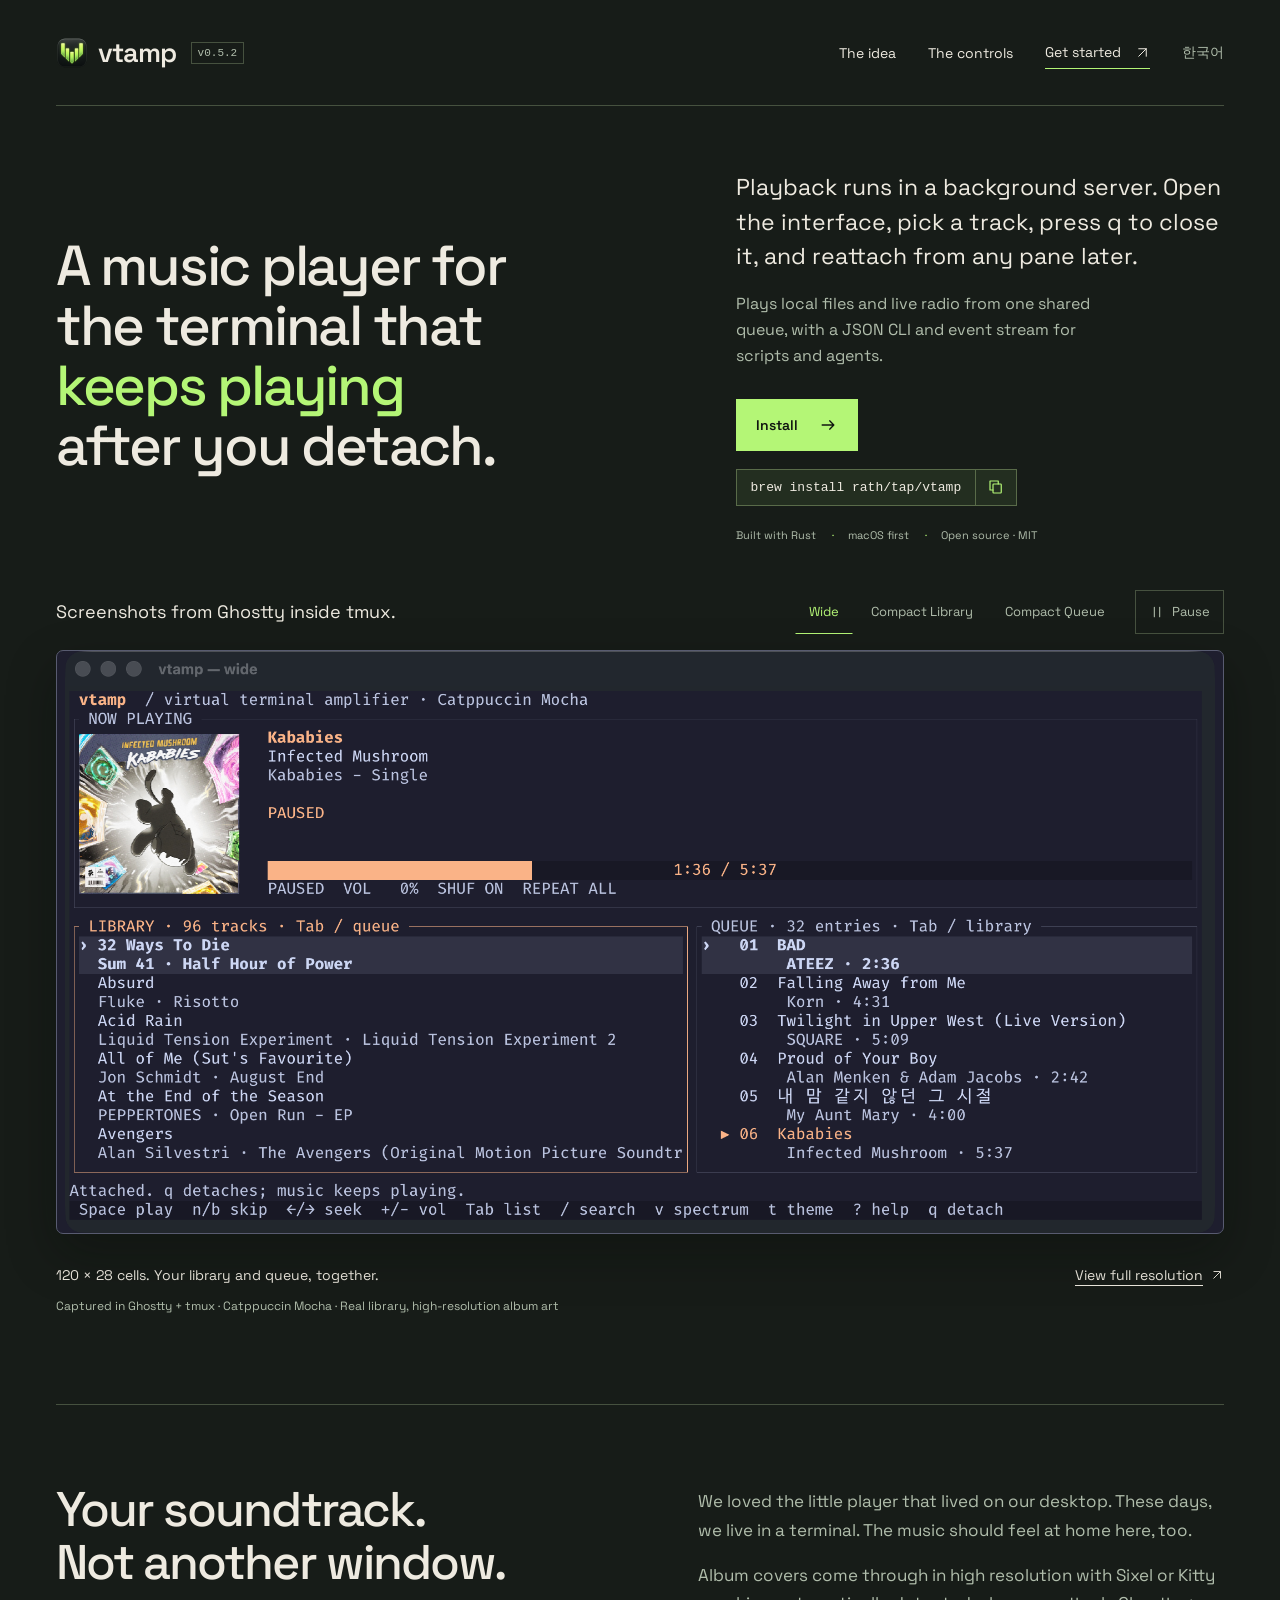
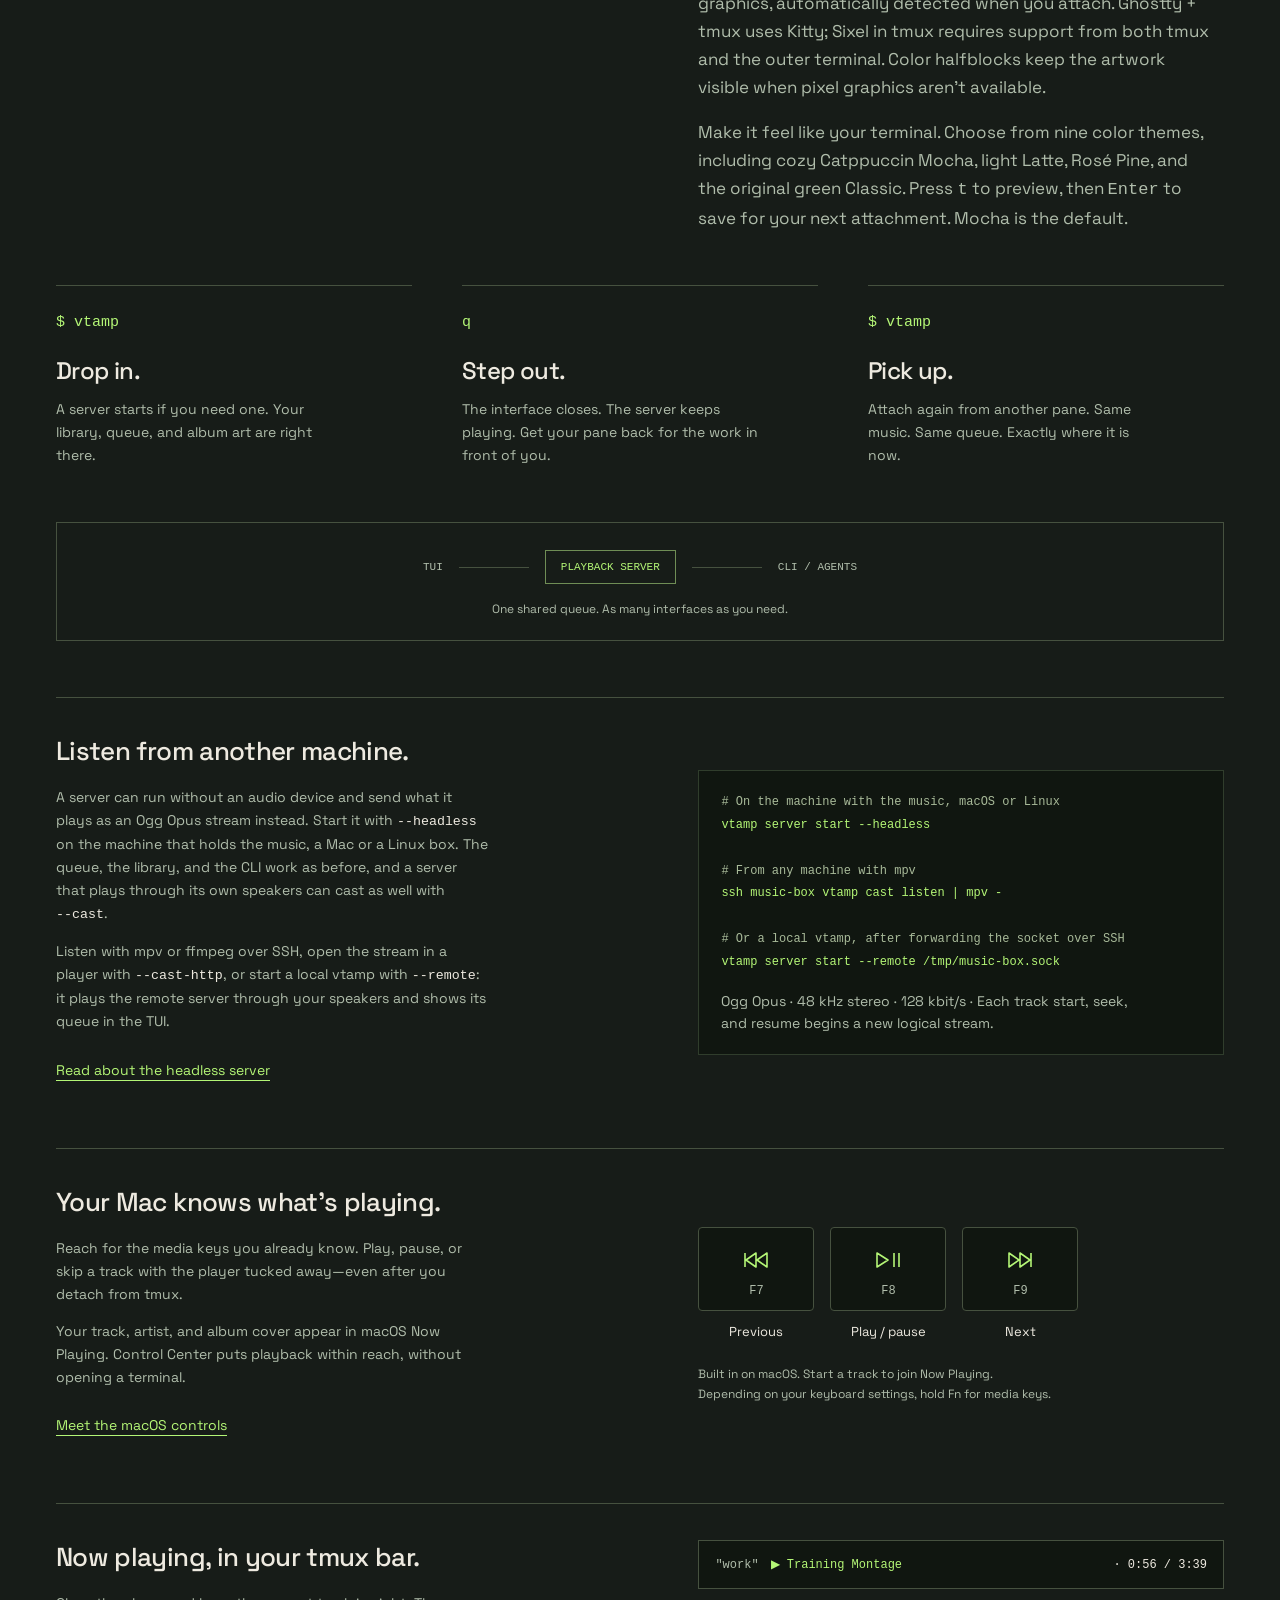
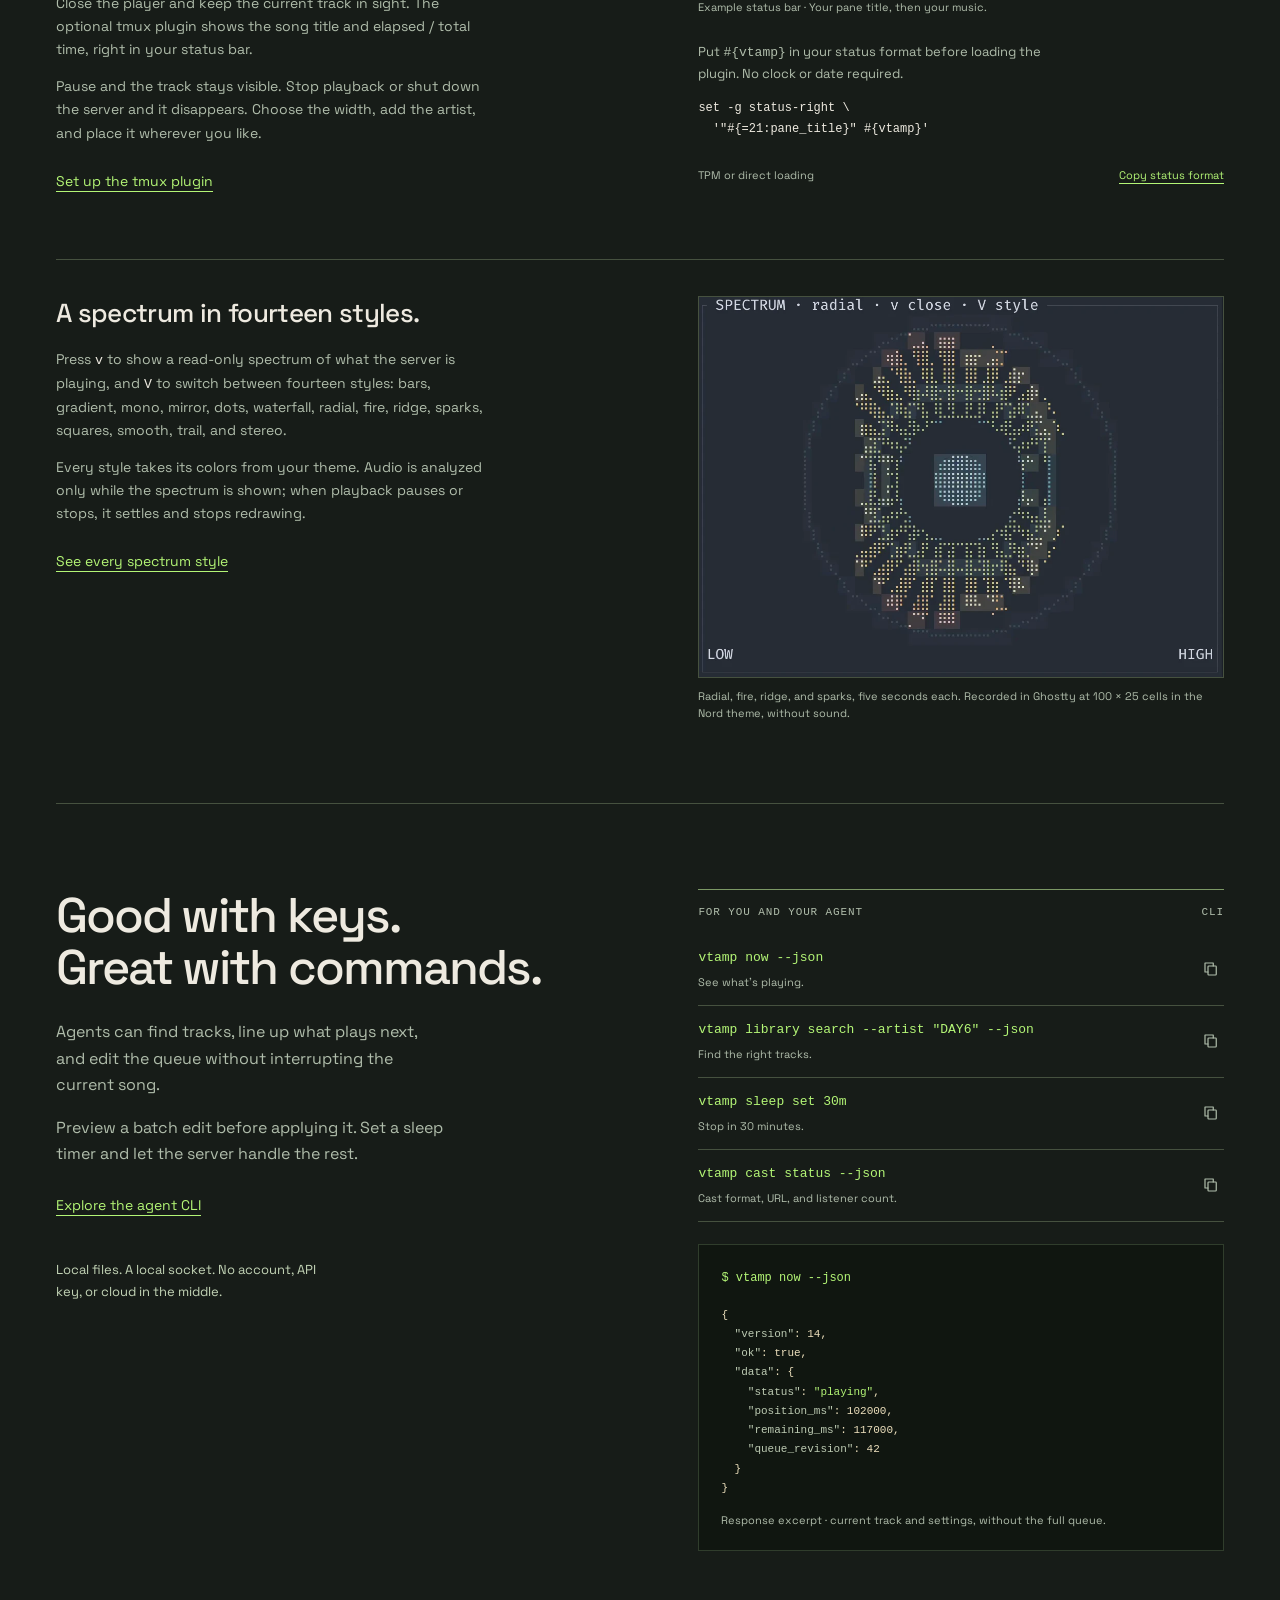
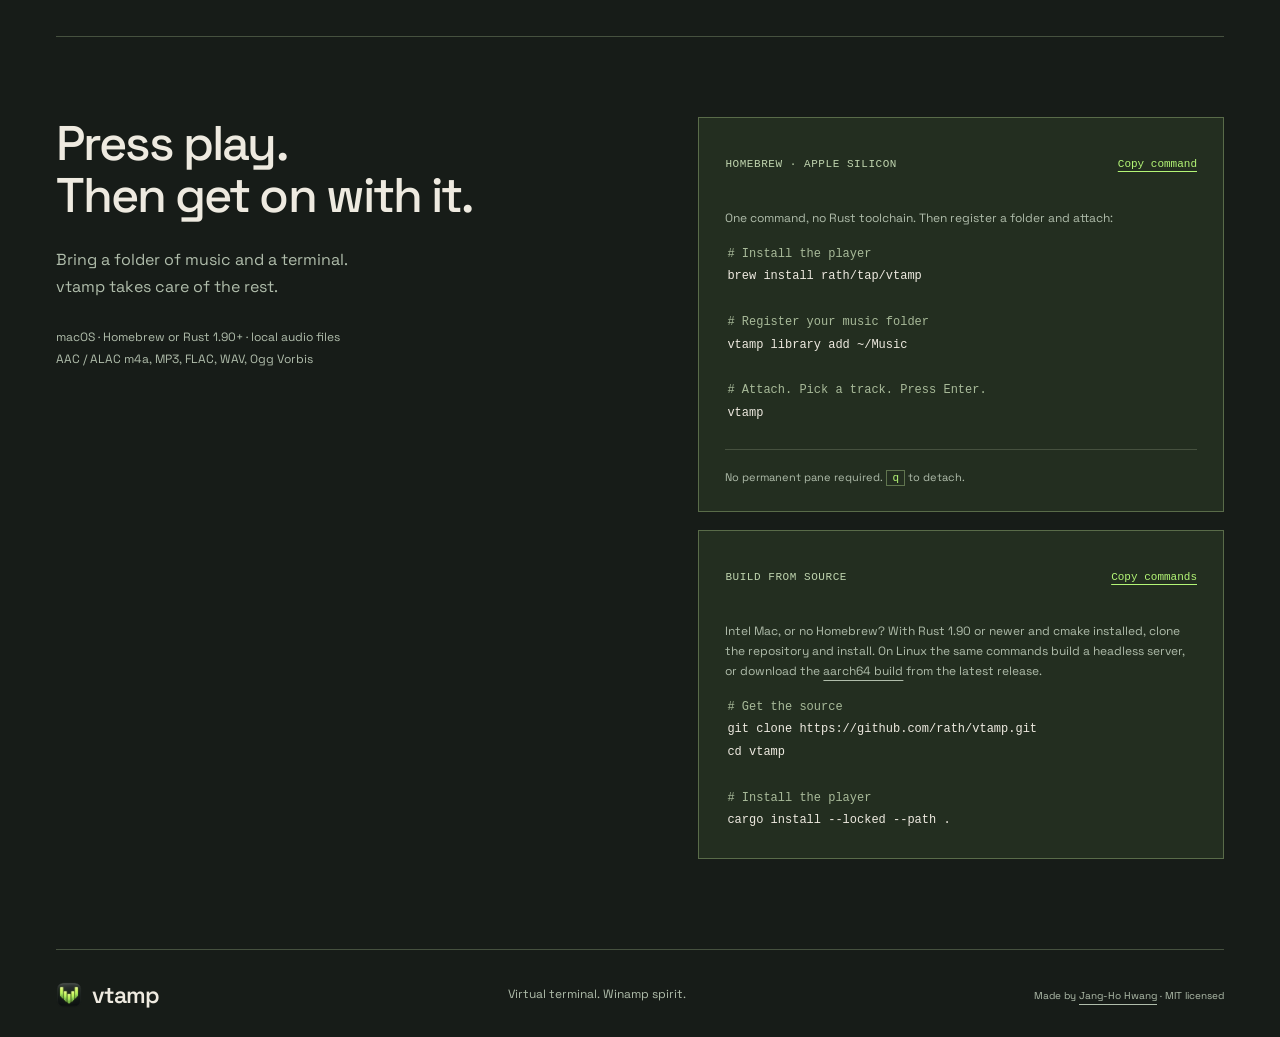
<file: site/index.html>
<!doctype html>
<html lang="en">
<head>
<meta charset="utf-8"><meta name="viewport" content="width=device-width, initial-scale=1"><meta name="theme-color" content="#171c18">
<meta name="description" content="vtamp is a detachable terminal music player. Local music, a persistent server, and a CLI for people, scripts, and agents. Built with Rust. macOS first.">
<title>vtamp · A music player for the terminal that keeps playing after you detach</title>
<link rel="canonical" href="https://vtamp.told.me/"><link rel="alternate" hreflang="en" href="https://vtamp.told.me/"><link rel="alternate" hreflang="ko" href="https://vtamp.told.me/ko/"><link rel="alternate" hreflang="x-default" href="https://vtamp.told.me/">
<meta property="og:type" content="website"><meta property="og:site_name" content="vtamp"><meta property="og:locale" content="en_US"><meta property="og:locale:alternate" content="ko_KR"><meta property="og:url" content="https://vtamp.told.me/"><meta property="og:title" content="vtamp · A music player for the terminal that keeps playing after you detach"><meta property="og:description" content="vtamp is a detachable terminal music player. Local music, a persistent server, and a CLI for people, scripts, and agents. Built with Rust. macOS first."><meta property="og:image" content="https://vtamp.told.me/og.png"><meta property="og:image:type" content="image/png"><meta property="og:image:width" content="1200"><meta property="og:image:height" content="630"><meta property="og:image:alt" content="vtamp: a music player for the terminal that keeps playing after you detach. The Homebrew install command above a terminal screenshot with album art and the current track."><meta name="twitter:card" content="summary_large_image">
<script type="application/ld+json">{"@context":"https://schema.org","@type":"SoftwareApplication","name":"vtamp","url":"https://vtamp.told.me/","inLanguage":"en","description":"vtamp is a detachable terminal music player. Local music, a persistent server, and a CLI for people, scripts, and agents. Built with Rust. macOS first.","applicationCategory":"MultimediaApplication","operatingSystem":"macOS","softwareVersion":"0.5.2","license":"https://github.com/rath/vtamp/blob/main/LICENSE","isAccessibleForFree":true,"offers":{"@type":"Offer","price":"0","priceCurrency":"USD"},"image":"https://vtamp.told.me/og.png","screenshot":"https://vtamp.told.me/screenshots/wide.png","downloadUrl":"https://github.com/rath/vtamp/releases/latest","installUrl":"https://vtamp.told.me/#install","sameAs":["https://github.com/rath/vtamp"],"author":{"@type":"Person","name":"Jang-Ho Hwang","url":"https://xrath.com"}}</script>
<link rel="icon" type="image/png" sizes="32x32" href="favicon-32.png"><link rel="icon" type="image/png" sizes="64x64" href="favicon-64.png"><link rel="apple-touch-icon" sizes="180x180" href="apple-touch-icon.png"><link rel="preload" href="fonts/SpaceGrotesk.ttf" as="font" type="font/ttf" crossorigin><link rel="stylesheet" href="style.css">
<script type="application/json" id="strings">{"pauseLabel":"Pause automatic slideshow","playLabel":"Start automatic slideshow","pause":"Pause","play":"Play","loading":"This screenshot is still loading. Please try again.","unavailable":"Screenshot unavailable","unavailableReload":"Screenshot unavailable. Please reload the page.","copied":"Command copied.","copyFallback":"Select and copy: ","videoPauseLabel":"Pause the spectrum recording","videoPlayLabel":"Play the spectrum recording"}</script><script src="app.js" defer></script>
</head>
<body>
<a class="skip-link" href="#main">Skip to content</a>
<header class="masthead wrap">
<a class="brand" href="#main" aria-label="vtamp home"><img src="mark.png" alt="" width="32" height="32">vtamp<span class="version">v0.5.2</span></a>
<nav aria-label="Main navigation"><a href="#how-it-works">The idea</a><a href="#commands">The controls</a><a class="nav-install" href="#install">Get started <svg viewBox="0 0 24 24" aria-hidden="true"><path d="M6 18 18 6M6 6h12v12"/></svg></a><a class="nav-lang" href="ko/" hreflang="ko" lang="ko">한국어</a></nav>
</header>
<main id="main">
<section class="hero wrap" aria-labelledby="headline">
<h1 id="headline">A music player for the terminal that <em>keeps playing</em> after you detach.</h1>
<div class="hero-copy">
<p class="lede">Playback runs in a background server. Open the interface, pick a track, press q to close it, and reattach from any pane later.</p>
<p class="intro">Plays local files and live radio from one shared queue, with a JSON CLI and event stream for scripts and agents.</p>
<a class="button primary" href="#install">Install <svg viewBox="0 0 24 24" aria-hidden="true"><path d="M5 12h14m-5-5 5 5-5 5"/></svg></a>
<div class="hero-install"><code>brew install rath/tap/vtamp</code><button class="copy-icon" data-copy="brew install rath/tap/vtamp" aria-label="Copy the Homebrew install command"><svg viewBox="0 0 24 24" aria-hidden="true"><rect x="8" y="8" width="11" height="12" rx="1"/><path d="M15 8V4H4v12h4"/></svg></button></div>
<div class="hero-facts"><span>Built with Rust</span><span>macOS first</span><span>Open source · MIT</span></div>
</div>
<div class="gallery" id="gallery" role="region" aria-roledescription="carousel" aria-label="vtamp in Ghostty and tmux">
<div class="gallery-toolbar">
<p>Screenshots from Ghostty inside tmux.</p>
<div class="gallery-controls" hidden>
<div class="gallery-selectors" role="group" aria-label="Choose a layout">
<button type="button" data-slide="0" aria-pressed="true" aria-controls="shot-wide">Wide</button>
<button type="button" data-slide="1" aria-pressed="false" aria-controls="shot-library">Compact Library</button>
<button type="button" data-slide="2" aria-pressed="false" aria-controls="shot-queue">Compact Queue</button>
</div>
<button type="button" id="gallery-rotation" aria-label="Pause automatic slideshow"><svg viewBox="0 0 24 24" aria-hidden="true"><path d="M8 5v14M16 5v14"/></svg><span>Pause</span></button>
</div>
</div>
<div class="gallery-stage">
<figure id="shot-wide" class="gallery-slide" role="group" aria-roledescription="slide" aria-label="1 of 3: Wide" data-caption="120 × 28 cells. Your library and queue, together.">
<a href="screenshots/wide.png" target="_blank" rel="noopener" aria-label="Open Wide screenshot at full resolution"><img src="screenshots/wide.png" width="2072" height="1048" fetchpriority="high" alt="vtamp in Catppuccin Mocha: album art and current track above the Library and Queue, both visible in a wide terminal."></a>
</figure>
<figure id="shot-library" class="gallery-slide" role="group" aria-roledescription="slide" aria-label="2 of 3: Compact Library" data-caption="100 × 24 cells. Less height. Still room for the cover and your library." hidden>
<a href="screenshots/compact-library.png" target="_blank" rel="noopener" aria-label="Open Compact Library screenshot at full resolution"><img data-src="screenshots/compact-library.png" width="1732" height="912" alt="A short terminal pane keeps the high-resolution album cover and current track on the left, with Library browsing on the right."></a>
</figure>
<figure id="shot-queue" class="gallery-slide" role="group" aria-roledescription="slide" aria-label="3 of 3: Compact Queue" data-caption="100 × 24 cells. Press Tab to bring your queue alongside the music." hidden>
<a href="screenshots/compact-queue.png" target="_blank" rel="noopener" aria-label="Open Compact Queue screenshot at full resolution"><img data-src="screenshots/compact-queue.png" width="1732" height="912" alt="The same short pane with Queue on the right. The album cover and playback information stay visible on the left."></a>
</figure>
</div>
<div class="gallery-caption">
<p id="gallery-description">120 × 28 cells. Your library and queue, together.</p>
<a id="gallery-original" href="screenshots/wide.png" target="_blank" rel="noopener">View full resolution <svg viewBox="0 0 24 24" aria-hidden="true"><path d="M6 18 18 6M6 6h12v12"/></svg></a>
</div>
<p class="gallery-note">Captured in Ghostty + tmux · Catppuccin Mocha · Real library, high-resolution album art</p>
<p class="sr-only" id="gallery-status" role="status"></p>
</div>
</section>
<section id="how-it-works" class="idea wrap" aria-labelledby="idea-heading">
<div class="idea-title"><h2 id="idea-heading">Your soundtrack.<br>Not another window.</h2><div><p>We loved the little player that lived on our desktop. These days, we live in a terminal. The music should feel at home here, too.</p><p>Album covers come through in high resolution with Sixel or Kitty graphics, automatically detected when you attach. Ghostty + tmux uses Kitty; Sixel in tmux requires support from both tmux and the outer terminal. Color halfblocks keep the artwork visible when pixel graphics aren’t available.</p><p>Make it feel like your terminal. Choose from nine color themes, including cozy Catppuccin Mocha, light Latte, Rosé Pine, and the original green Classic. Press <kbd>t</kbd> to preview, then <kbd>Enter</kbd> to save for your next attachment. Mocha is the default.</p></div></div>
<div class="lifecycle">
<div class="lifecycle-step"><code>$ vtamp</code><h3>Drop in.</h3><p>A server starts if you need one. Your library, queue, and album art are right there.</p></div>
<div class="lifecycle-step"><code>q</code><h3>Step out.</h3><p>The interface closes. The server keeps playing. Get your pane back for the work in front of you.</p></div>
<div class="lifecycle-step"><code>$ vtamp</code><h3>Pick up.</h3><p>Attach again from another pane. Same music. Same queue. Exactly where it is now.</p></div>
</div>
<div class="architecture"><span>TUI</span><span class="connector" aria-hidden="true"></span><strong>PLAYBACK SERVER</strong><span class="connector" aria-hidden="true"></span><span>CLI / AGENTS</span><p>One shared queue. As many interfaces as you need.</p></div>
<div class="cast-feature" aria-labelledby="cast-heading">
<div>
<h3 id="cast-heading">Listen from another machine.</h3>
<p>A server can run without an audio device and send what it plays as an Ogg Opus stream instead. Start it with <code>--headless</code> on the machine that holds the music, a Mac or a Linux box. The queue, the library, and the CLI work as before, and a server that plays through its own speakers can cast as well with <code>--cast</code>.</p>
<p>Listen with mpv or ffmpeg over SSH, open the stream in a player with <code>--cast-http</code>, or start a local vtamp with <code>--remote</code>: it plays the remote server through your speakers and shows its queue in the TUI.</p>
<a class="feature-guide" href="https://github.com/rath/vtamp#headless-server">Read about the headless server</a>
</div>
<div class="cast-example">
<pre><code><span class="comment"># On the machine with the music, macOS or Linux</span>
vtamp server start --headless

<span class="comment"># From any machine with mpv</span>
ssh music-box vtamp cast listen | mpv -

<span class="comment"># Or a local vtamp, after forwarding the socket over SSH</span>
vtamp server start --remote /tmp/music-box.sock</code></pre>
<p class="cast-example-foot">Ogg Opus · 48 kHz stereo · 128 kbit/s · Each track start, seek, and resume begins a new logical stream.</p>
</div>
</div>
<div class="media-feature" aria-labelledby="media-heading">
<div>
<h3 id="media-heading">Your Mac knows what’s playing.</h3>
<p>Reach for the media keys you already know. Play, pause, or skip a track with the player tucked away—even after you detach from tmux.</p>
<p>Your track, artist, and album cover appear in macOS Now Playing. Control Center puts playback within reach, without opening a terminal.</p>
<a class="feature-guide" href="https://github.com/rath/vtamp#macos-media-keys-and-now-playing">Meet the macOS controls</a>
</div>
<figure class="media-keyboard">
<div class="media-keys">
<div><kbd><svg viewBox="0 0 32 24" aria-hidden="true"><path d="M5 5v14M16 5 6 12l10 7V5Zm11 0-10 7 10 7V5Z"/></svg>F7</kbd><span>Previous</span></div>
<div><kbd><svg viewBox="0 0 32 24" aria-hidden="true"><path d="m5 5 11 7-11 7V5Zm17 0v14m5-14v14"/></svg>F8</kbd><span>Play / pause</span></div>
<div><kbd><svg viewBox="0 0 32 24" aria-hidden="true"><path d="M27 5v14M16 5l10 7-10 7V5ZM5 5l10 7-10 7V5Z"/></svg>F9</kbd><span>Next</span></div>
</div>
<figcaption>Built in on macOS. Start a track to join Now Playing.<br>Depending on your keyboard settings, hold Fn for media keys.</figcaption>
</figure>
</div>
<div class="tmux-feature" aria-labelledby="tmux-heading">
<div>
<h3 id="tmux-heading">Now playing, in your tmux bar.</h3>
<p>Close the player and keep the current track in sight. The optional tmux plugin shows the song title and elapsed / total time, right in your status bar.</p>
<p>Pause and the track stays visible. Stop playback or shut down the server and it disappears. Choose the width, add the artist, and place it wherever you like.</p>
<a class="tmux-guide" href="https://github.com/rath/vtamp#tmux-status-bar">Set up the tmux plugin</a>
</div>
<div class="tmux-example">
<figure>
<div class="tmux-status" aria-label="Example: pane title work, playing Training Montage, 56 seconds of 3 minutes 39 seconds"><code class="tmux-pane">&quot;work&quot;</code><code class="tmux-track">▶ Training Montage</code><code class="tmux-time">· 0:56 / 3:39</code></div>
<figcaption>Example status bar · Your pane title, then your music.</figcaption>
</figure>
<p>Put <code>#{vtamp}</code> in your status format before loading the plugin. No clock or date required.</p>
<pre><code>set -g status-right \
  '&quot;#{=21:pane_title}&quot; #{vtamp}'</code></pre>
<div class="tmux-example-foot"><span>TPM or direct loading</span><button type="button" class="copy-text" data-copy="set -g status-right '&quot;#{=21:pane_title}&quot; #{vtamp}'" aria-label="Copy tmux status format">Copy status format</button></div>
</div>
</div>
<div class="spectrum-feature" aria-labelledby="spectrum-heading">
<div>
<h3 id="spectrum-heading">A spectrum in fourteen styles.</h3>
<p>Press <code>v</code> to show a read-only spectrum of what the server is playing, and <code>V</code> to switch between fourteen styles: bars, gradient, mono, mirror, dots, waterfall, radial, fire, ridge, sparks, squares, smooth, trail, and stereo.</p>
<p>Every style takes its colors from your theme. Audio is analyzed only while the spectrum is shown; when playback pauses or stops, it settles and stops redrawing.</p>
<a class="feature-guide" href="https://github.com/rath/vtamp#see-the-music">See every spectrum style</a>
</div>
<figure class="spectrum-example">
<video id="spectrum-video" width="1020" height="740" poster="media/spectrum-styles.webp" preload="none" muted loop playsinline controls aria-label="Recording of the spectrum panel switching from radial to fire, ridge, and sparks"><source src="media/spectrum-styles.mp4" type="video/mp4"></video>
<button type="button" id="spectrum-toggle" aria-label="Pause the spectrum recording" hidden><svg viewBox="0 0 24 24" aria-hidden="true"><path d="M8 5v14M16 5v14"/></svg><span>Pause</span></button>
<figcaption>Radial, fire, ridge, and sparks, five seconds each. Recorded in Ghostty at 100 × 25 cells in the Nord theme, without sound.</figcaption>
</figure>
</div>
</section>
<section id="commands" class="commands wrap" aria-labelledby="commands-heading">
<div class="commands-copy"><h2 id="commands-heading">Good with keys.<br>Great with commands.</h2><p>Agents can find tracks, line up what plays next, and edit the queue without interrupting the current song.</p><p>Preview a batch edit before applying it. Set a sleep timer and let the server handle the rest.</p><a class="feature-guide" href="https://github.com/rath/vtamp#for-scripts-and-agents">Explore the agent CLI</a><p class="aside">Local files. A local socket. No account, API key, or cloud in the middle.</p></div>
<div class="command-sheet">
<div class="sheet-heading"><span>FOR YOU AND YOUR AGENT</span><span>CLI</span></div>
<div class="command-row"><code>vtamp now --json</code><span>See what’s playing.</span><button class="copy-icon" data-copy="vtamp now --json" aria-label="Copy vtamp now --json"><svg viewBox="0 0 24 24" aria-hidden="true"><rect x="8" y="8" width="11" height="12" rx="1"/><path d="M15 8V4H4v12h4"/></svg></button></div>
<div class="command-row"><code>vtamp library search --artist &quot;DAY6&quot; --json</code><span>Find the right tracks.</span><button class="copy-icon" data-copy="vtamp library search --artist &quot;DAY6&quot; --json" aria-label="Copy vtamp library search --artist &quot;DAY6&quot; --json"><svg viewBox="0 0 24 24" aria-hidden="true"><rect x="8" y="8" width="11" height="12" rx="1"/><path d="M15 8V4H4v12h4"/></svg></button></div>
<div class="command-row"><code>vtamp sleep set 30m</code><span>Stop in 30 minutes.</span><button class="copy-icon" data-copy="vtamp sleep set 30m" aria-label="Copy vtamp sleep set 30m"><svg viewBox="0 0 24 24" aria-hidden="true"><rect x="8" y="8" width="11" height="12" rx="1"/><path d="M15 8V4H4v12h4"/></svg></button></div>
<div class="command-row"><code>vtamp cast status --json</code><span>Cast format, URL, and listener count.</span><button class="copy-icon" data-copy="vtamp cast status --json" aria-label="Copy vtamp cast status --json"><svg viewBox="0 0 24 24" aria-hidden="true"><rect x="8" y="8" width="11" height="12" rx="1"/><path d="M15 8V4H4v12h4"/></svg></button></div>
<div class="json-example"><code>$ vtamp now --json</code><pre aria-label="Abbreviated example JSON response">{
  <span>"version"</span>: 14,
  <span>"ok"</span>: true,
  <span>"data"</span>: {
    <span>"status"</span>: <b>"playing"</b>,
    <span>"position_ms"</span>: 102000,
    <span>"remaining_ms"</span>: 117000,
    <span>"queue_revision"</span>: 42
  }
}</pre><small>Response excerpt · current track and settings, without the full queue.</small></div>
</div>
</section>
<section id="install" class="install wrap" aria-labelledby="install-heading">
<div><h2 id="install-heading">Press play.<br>Then get on with it.</h2><p>Bring a folder of music and a terminal.<br>vtamp takes care of the rest.</p><p class="requirements">macOS · Homebrew or Rust 1.90+ · local audio files<br>AAC / ALAC m4a, MP3, FLAC, WAV, Ogg Vorbis</p></div>
<div class="install-options">
<div class="install-code"><div class="install-heading"><span>HOMEBREW · APPLE SILICON</span><button class="copy-text" data-copy="brew install rath/tap/vtamp" aria-label="Copy the Homebrew install command">Copy command</button></div><p>One command, no Rust toolchain. Then register a folder and attach:</p><pre><code><span class="comment"># Install the player</span>
brew install rath/tap/vtamp

<span class="comment"># Register your music folder</span>
vtamp library add ~/Music

<span class="comment"># Attach. Pick a track. Press Enter.</span>
vtamp</code></pre><p class="install-foot">No permanent pane required. <kbd>q</kbd> to detach.</p></div>
<div class="install-code"><div class="install-heading"><span>BUILD FROM SOURCE</span><button class="copy-text" data-copy="git clone https://github.com/rath/vtamp.git&#10;cd vtamp&#10;cargo install --locked --path ." aria-label="Copy the source build commands">Copy commands</button></div><p>Intel Mac, or no Homebrew? With Rust 1.90 or newer and cmake installed, clone the repository and install. On Linux the same commands build a headless server, or download the <a href="https://github.com/rath/vtamp/releases/latest">aarch64 build</a> from the latest release.</p><pre><code><span class="comment"># Get the source</span>
git clone https://github.com/rath/vtamp.git
cd vtamp

<span class="comment"># Install the player</span>
cargo install --locked --path .</code></pre></div>
</div>
</section>
</main>
<footer class="footer wrap"><a class="brand" href="#main"><img src="mark.png" alt="" width="26" height="26">vtamp</a><p>Virtual terminal. Winamp spirit.</p><span>Made by <a href="https://xrath.com">Jang-Ho Hwang</a> · MIT licensed</span></footer>
<div class="copy-feedback" id="copy-feedback" role="status" aria-live="polite"></div>
</body>
</html>
</file>
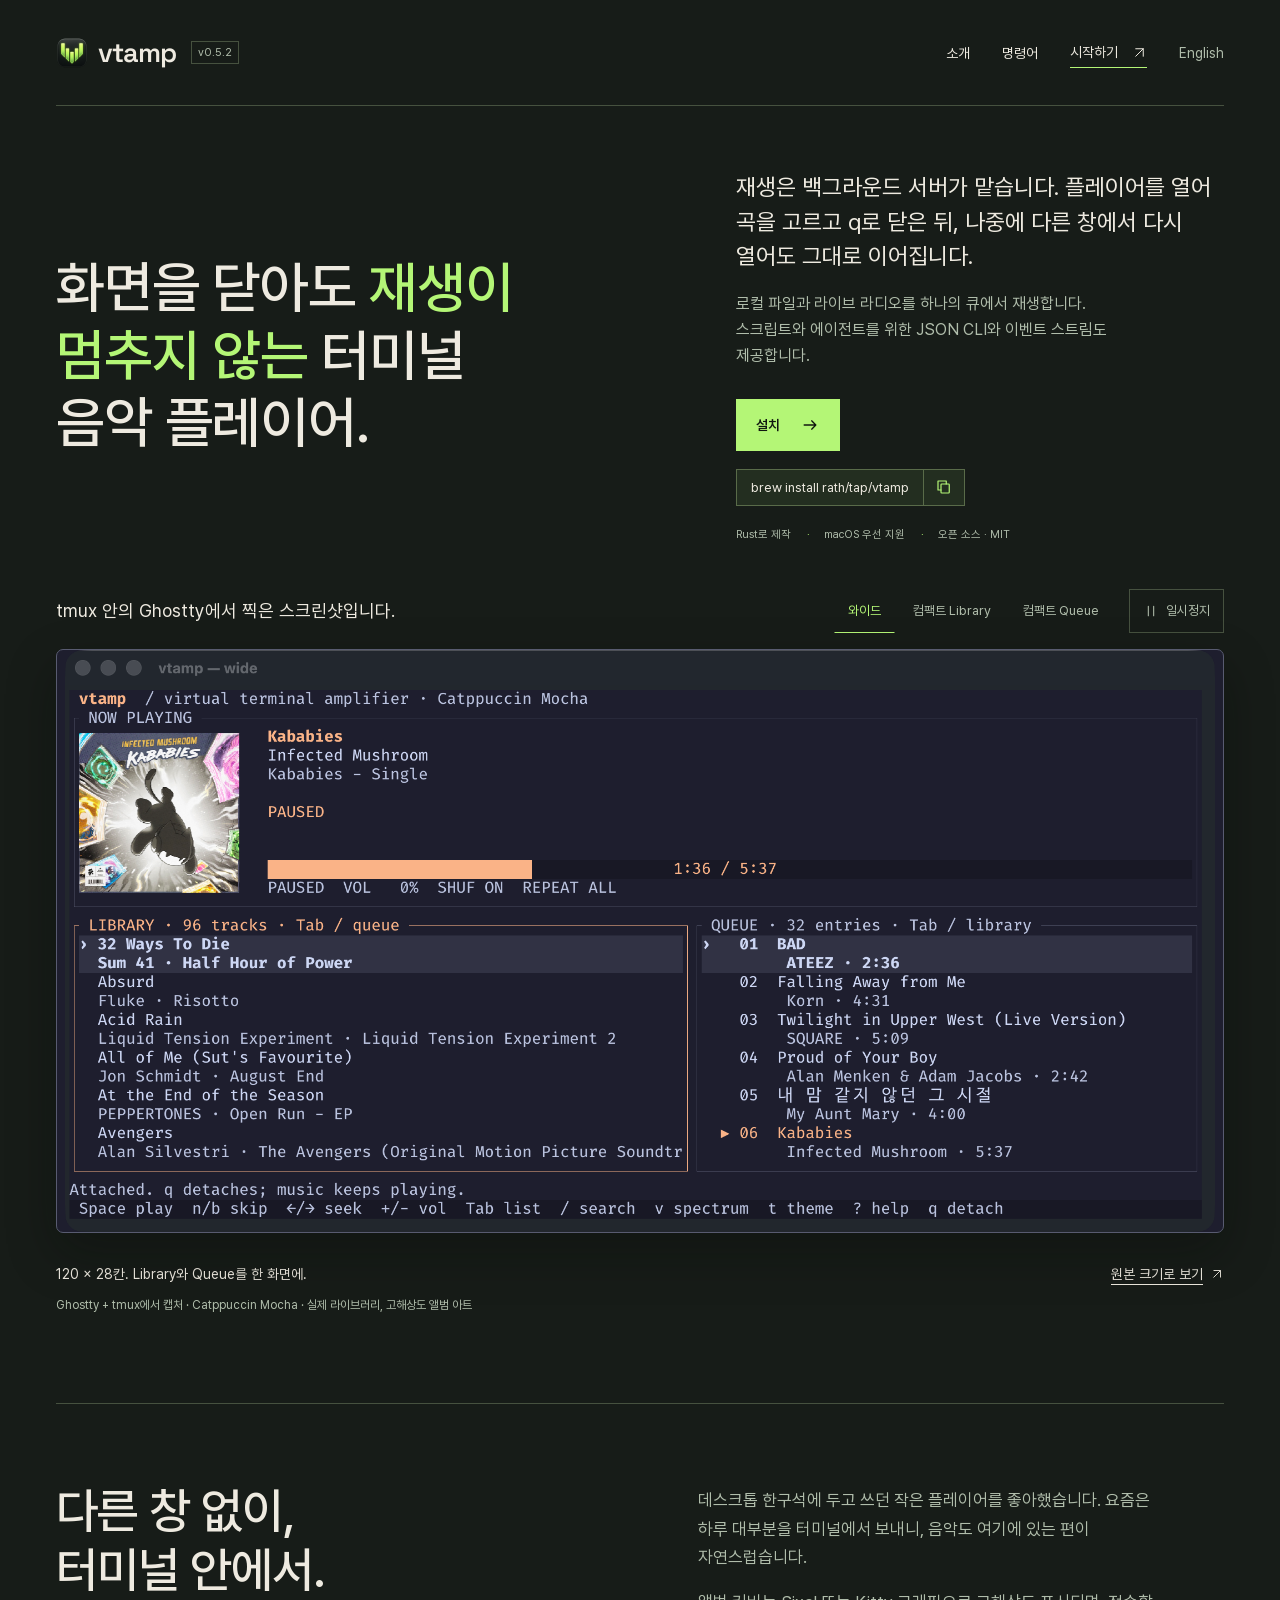
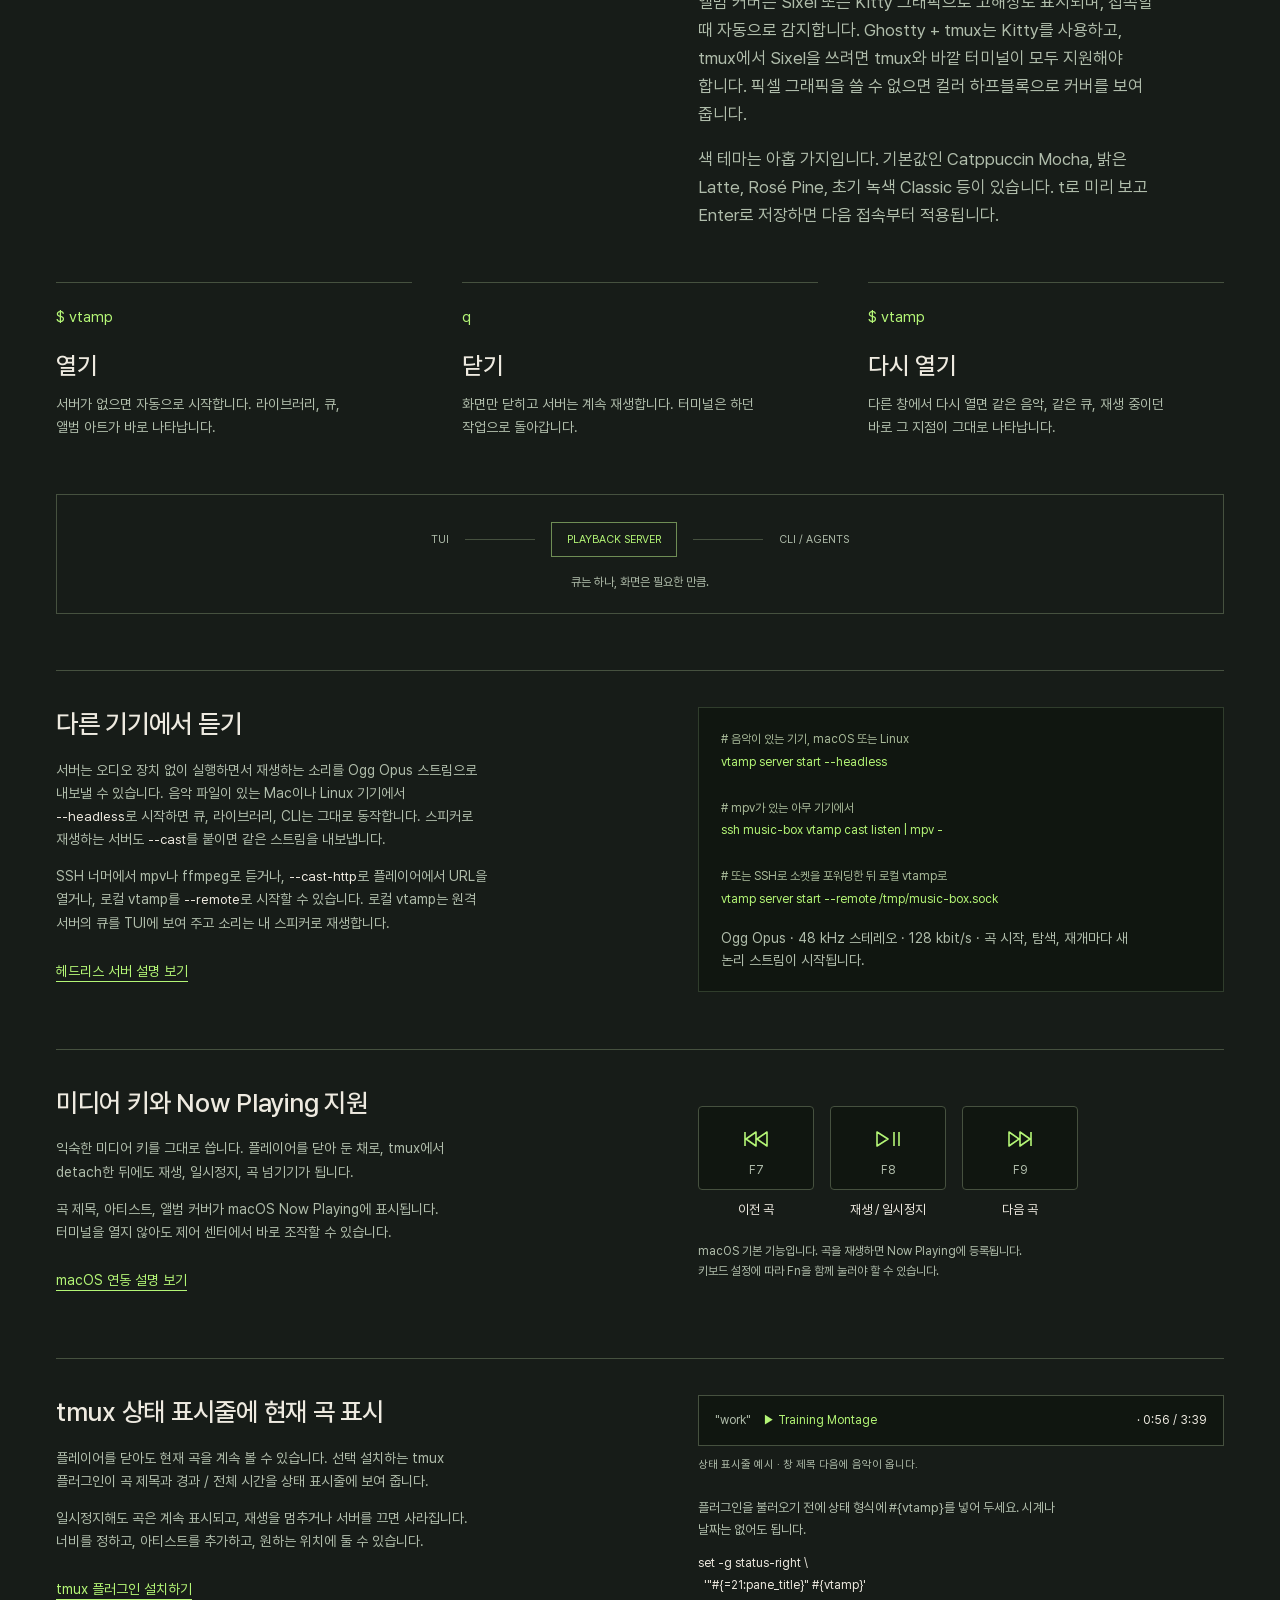
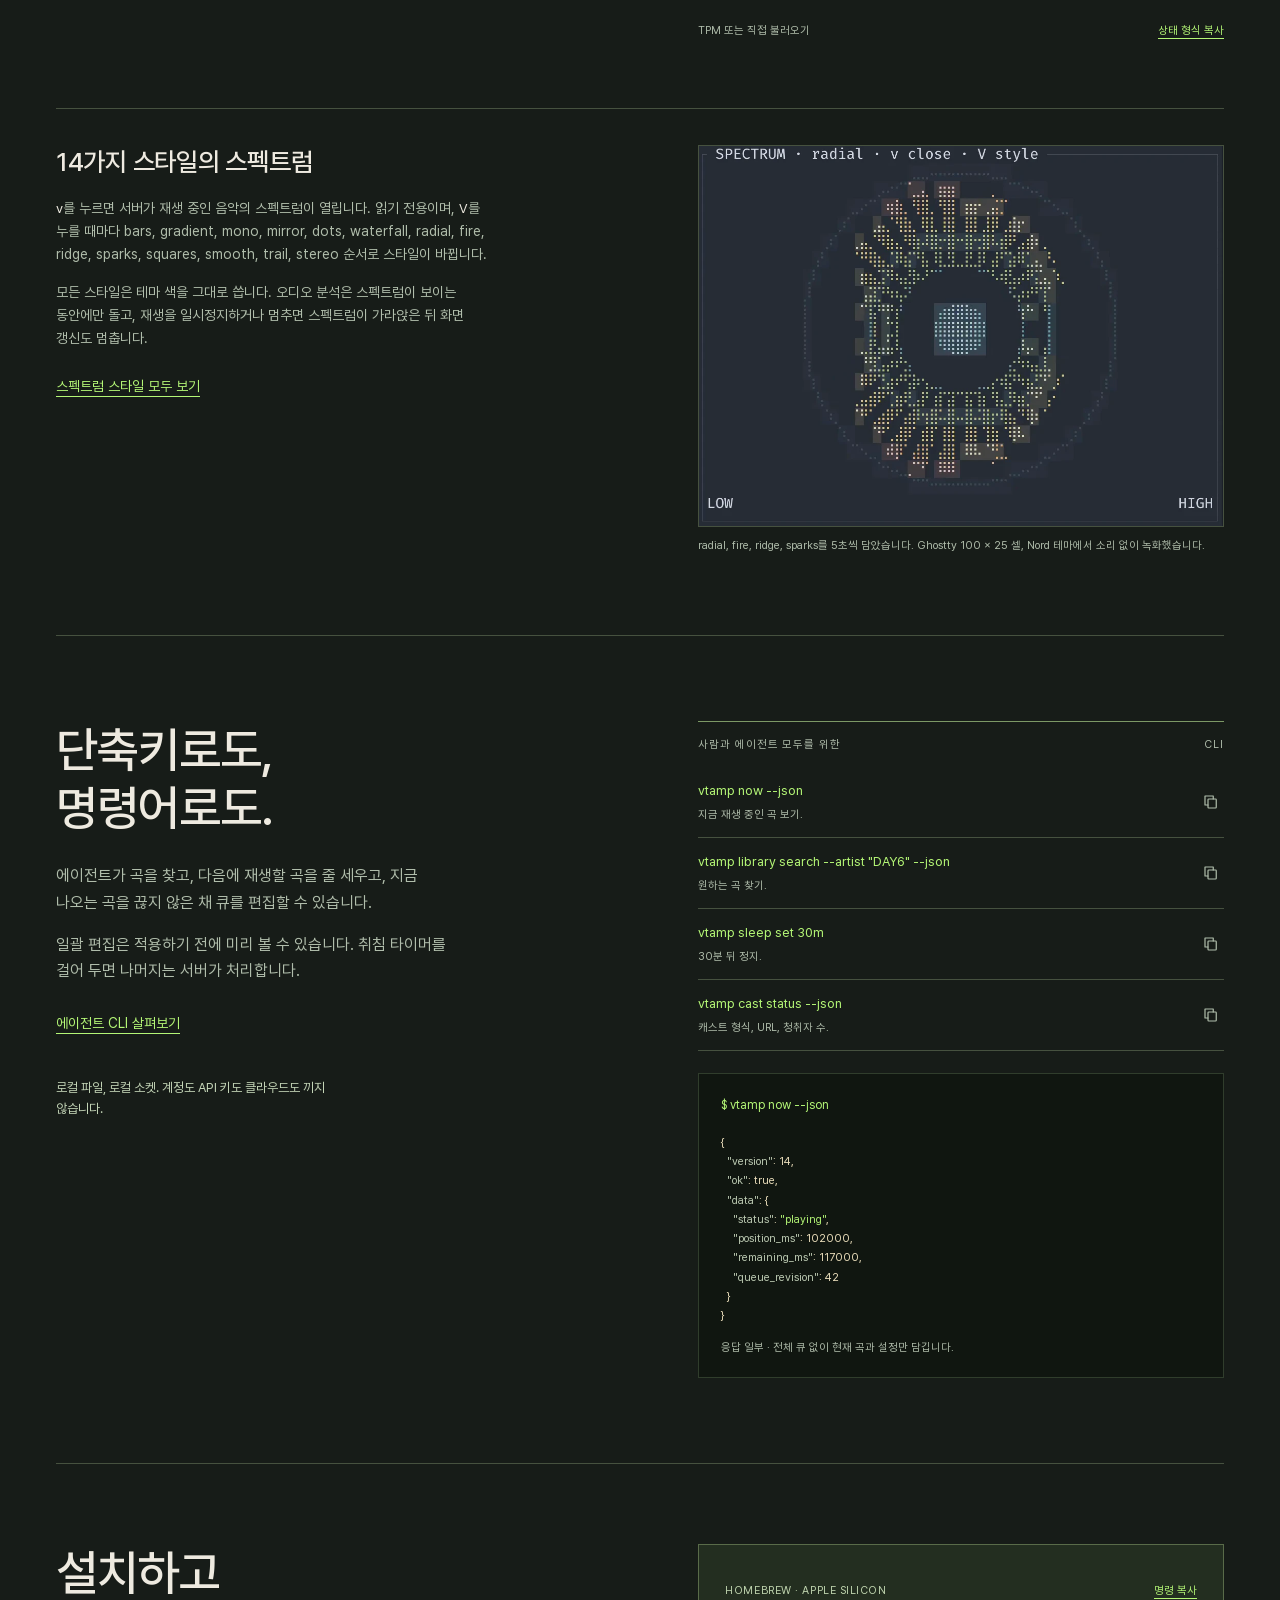
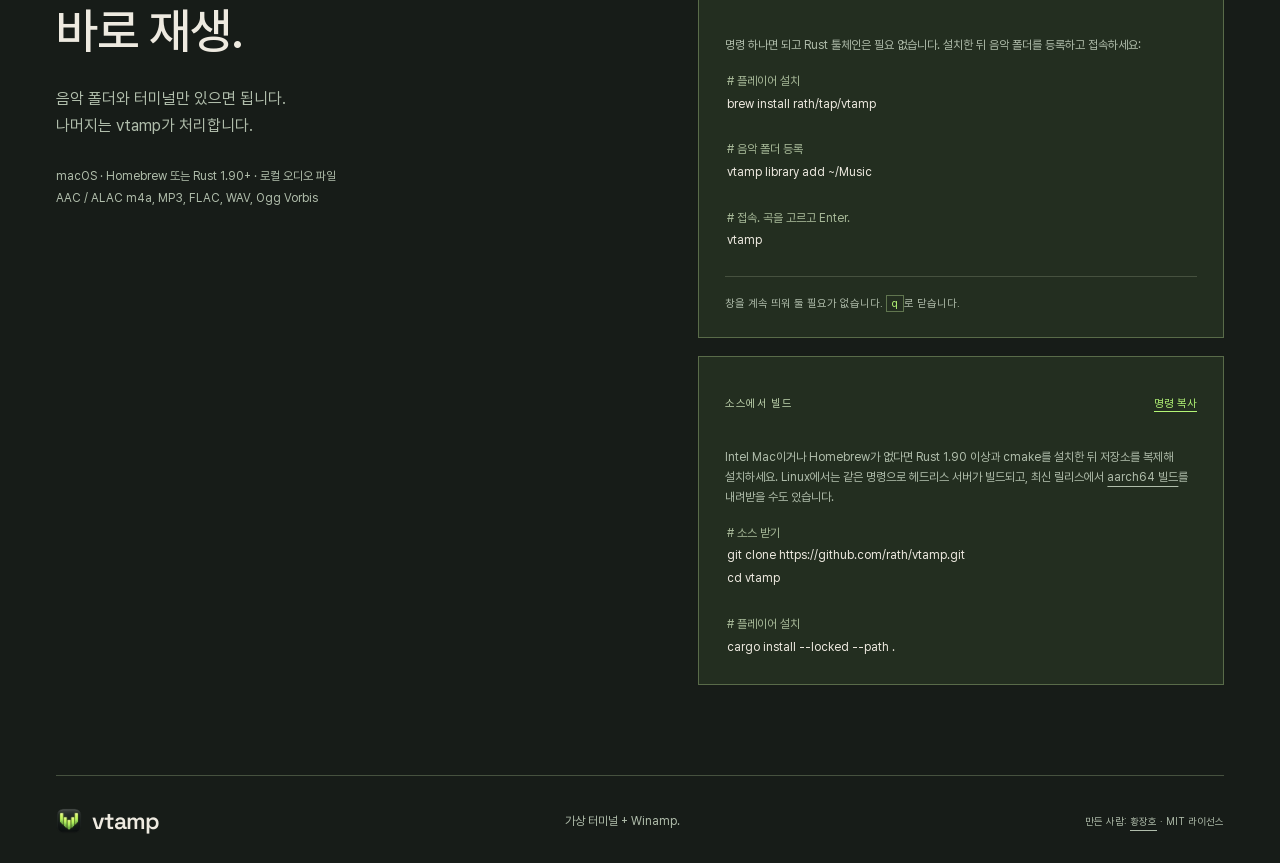
<file: site/ko/index.html>
<!doctype html>
<html lang="ko">
<head>
<meta charset="utf-8"><meta name="viewport" content="width=device-width, initial-scale=1"><meta name="theme-color" content="#171c18">
<meta name="description" content="vtamp는 터미널 음악 플레이어입니다. 화면을 닫아도 백그라운드 서버가 재생을 이어 가고, 로컬 음악과 라이브 라디오를 한 큐에서 재생하며, 스크립트와 에이전트를 위한 JSON CLI를 제공합니다. Rust로 만들었고 macOS를 먼저 지원합니다.">
<title>vtamp · 화면을 닫아도 재생이 멈추지 않는 터미널 음악 플레이어</title>
<link rel="canonical" href="https://vtamp.told.me/ko/"><link rel="alternate" hreflang="ko" href="https://vtamp.told.me/ko/"><link rel="alternate" hreflang="en" href="https://vtamp.told.me/"><link rel="alternate" hreflang="x-default" href="https://vtamp.told.me/">
<meta property="og:type" content="website"><meta property="og:site_name" content="vtamp"><meta property="og:locale" content="ko_KR"><meta property="og:locale:alternate" content="en_US"><meta property="og:url" content="https://vtamp.told.me/ko/"><meta property="og:title" content="vtamp · 화면을 닫아도 재생이 멈추지 않는 터미널 음악 플레이어"><meta property="og:description" content="vtamp는 터미널 음악 플레이어입니다. 화면을 닫아도 백그라운드 서버가 재생을 이어 가고, 로컬 음악과 라이브 라디오를 한 큐에서 재생하며, 스크립트와 에이전트를 위한 JSON CLI를 제공합니다. Rust로 만들었고 macOS를 먼저 지원합니다."><meta property="og:image" content="https://vtamp.told.me/og-ko.png"><meta property="og:image:type" content="image/png"><meta property="og:image:width" content="1200"><meta property="og:image:height" content="630"><meta property="og:image:alt" content="vtamp: 화면을 닫아도 재생이 멈추지 않는 터미널 음악 플레이어. Homebrew 설치 명령 아래에 앨범 아트와 현재 곡이 보이는 터미널 스크린샷."><meta name="twitter:card" content="summary_large_image">
<script type="application/ld+json">{"@context":"https://schema.org","@type":"SoftwareApplication","name":"vtamp","url":"https://vtamp.told.me/ko/","inLanguage":"ko","description":"vtamp는 터미널 음악 플레이어입니다. 화면을 닫아도 백그라운드 서버가 재생을 이어 가고, 로컬 음악과 라이브 라디오를 한 큐에서 재생하며, 스크립트와 에이전트를 위한 JSON CLI를 제공합니다. Rust로 만들었고 macOS를 먼저 지원합니다.","applicationCategory":"MultimediaApplication","operatingSystem":"macOS","softwareVersion":"0.5.2","license":"https://github.com/rath/vtamp/blob/main/LICENSE","isAccessibleForFree":true,"offers":{"@type":"Offer","price":"0","priceCurrency":"USD"},"image":"https://vtamp.told.me/og-ko.png","screenshot":"https://vtamp.told.me/screenshots/wide.png","downloadUrl":"https://github.com/rath/vtamp/releases/latest","installUrl":"https://vtamp.told.me/ko/#install","sameAs":["https://github.com/rath/vtamp"],"author":{"@type":"Person","name":"황장호","url":"https://xrath.com"}}</script>
<link rel="icon" type="image/png" sizes="32x32" href="../favicon-32.png"><link rel="icon" type="image/png" sizes="64x64" href="../favicon-64.png"><link rel="apple-touch-icon" sizes="180x180" href="../apple-touch-icon.png"><link rel="preload" href="../fonts/Pretendard-Regular.subset.woff2" as="font" type="font/woff2" crossorigin><link rel="preload" href="../fonts/Pretendard-Medium.subset.woff2" as="font" type="font/woff2" crossorigin><link rel="stylesheet" href="../style.css">
<script type="application/json" id="strings">{"pauseLabel":"자동 전환 멈추기","playLabel":"자동 전환 시작하기","pause":"일시정지","play":"재생","loading":"스크린샷을 아직 불러오는 중입니다. 잠시 후 다시 시도해 주세요.","unavailable":"스크린샷을 불러올 수 없습니다","unavailableReload":"스크린샷을 불러올 수 없습니다. 페이지를 새로 고쳐 주세요.","copied":"명령을 복사했습니다.","copyFallback":"직접 선택해 복사하세요: ","videoPauseLabel":"스펙트럼 영상 일시정지","videoPlayLabel":"스펙트럼 영상 재생"}</script><script src="../app.js" defer></script>
</head>
<body>
<a class="skip-link" href="#main">본문으로 건너뛰기</a>
<header class="masthead wrap">
<a class="brand" href="#main" aria-label="vtamp 홈"><img src="../mark.png" alt="" width="32" height="32">vtamp<span class="version">v0.5.2</span></a>
<nav aria-label="주 메뉴"><a href="#how-it-works">소개</a><a href="#commands">명령어</a><a class="nav-install" href="#install">시작하기 <svg viewBox="0 0 24 24" aria-hidden="true"><path d="M6 18 18 6M6 6h12v12"/></svg></a><a class="nav-lang" href="../" hreflang="en" lang="en">English</a></nav>
</header>
<main id="main">
<section class="hero wrap" aria-labelledby="headline">
<h1 id="headline">화면을 닫아도 <em>재생이 멈추지 않는</em> 터미널 음악 플레이어.</h1>
<div class="hero-copy">
<p class="lede">재생은 백그라운드 서버가 맡습니다. 플레이어를 열어 곡을 고르고 q로 닫은 뒤, 나중에 다른 창에서 다시 열어도 그대로 이어집니다.</p>
<p class="intro">로컬 파일과 라이브 라디오를 하나의 큐에서 재생합니다. 스크립트와 에이전트를 위한 JSON CLI와 이벤트 스트림도 제공합니다.</p>
<a class="button primary" href="#install">설치 <svg viewBox="0 0 24 24" aria-hidden="true"><path d="M5 12h14m-5-5 5 5-5 5"/></svg></a>
<div class="hero-install"><code>brew install rath/tap/vtamp</code><button class="copy-icon" data-copy="brew install rath/tap/vtamp" aria-label="Homebrew 설치 명령 복사"><svg viewBox="0 0 24 24" aria-hidden="true"><rect x="8" y="8" width="11" height="12" rx="1"/><path d="M15 8V4H4v12h4"/></svg></button></div>
<div class="hero-facts"><span>Rust로 제작</span><span>macOS 우선 지원</span><span>오픈 소스 · MIT</span></div>
</div>
<div class="gallery" id="gallery" role="region" aria-roledescription="carousel" aria-label="Ghostty와 tmux에서 실행한 vtamp">
<div class="gallery-toolbar">
<p>tmux 안의 Ghostty에서 찍은 스크린샷입니다.</p>
<div class="gallery-controls" hidden>
<div class="gallery-selectors" role="group" aria-label="레이아웃 선택">
<button type="button" data-slide="0" aria-pressed="true" aria-controls="shot-wide">와이드</button>
<button type="button" data-slide="1" aria-pressed="false" aria-controls="shot-library">컴팩트 Library</button>
<button type="button" data-slide="2" aria-pressed="false" aria-controls="shot-queue">컴팩트 Queue</button>
</div>
<button type="button" id="gallery-rotation" aria-label="자동 전환 멈추기"><svg viewBox="0 0 24 24" aria-hidden="true"><path d="M8 5v14M16 5v14"/></svg><span>일시정지</span></button>
</div>
</div>
<div class="gallery-stage">
<figure id="shot-wide" class="gallery-slide" role="group" aria-roledescription="slide" aria-label="슬라이드 1/3: 와이드" data-caption="120 × 28칸. Library와 Queue를 한 화면에.">
<a href="../screenshots/wide.png" target="_blank" rel="noopener" aria-label="와이드 스크린샷을 원본 크기로 열기"><img src="../screenshots/wide.png" width="2072" height="1048" fetchpriority="high" alt="Catppuccin Mocha 테마의 vtamp. 넓은 터미널에서 앨범 아트와 현재 곡 아래에 Library와 Queue가 함께 보입니다."></a>
</figure>
<figure id="shot-library" class="gallery-slide" role="group" aria-roledescription="slide" aria-label="슬라이드 2/3: 컴팩트 Library" data-caption="100 × 24칸. 높이가 낮아도 커버와 Library가 들어갑니다." hidden>
<a href="../screenshots/compact-library.png" target="_blank" rel="noopener" aria-label="컴팩트 Library 스크린샷을 원본 크기로 열기"><img data-src="../screenshots/compact-library.png" width="1732" height="912" alt="높이가 낮은 터미널 창. 왼쪽에 고해상도 앨범 커버와 현재 곡, 오른쪽에 Library가 보입니다."></a>
</figure>
<figure id="shot-queue" class="gallery-slide" role="group" aria-roledescription="slide" aria-label="슬라이드 3/3: 컴팩트 Queue" data-caption="100 × 24칸. Tab을 누르면 Queue가 음악 옆에 나타납니다." hidden>
<a href="../screenshots/compact-queue.png" target="_blank" rel="noopener" aria-label="컴팩트 Queue 스크린샷을 원본 크기로 열기"><img data-src="../screenshots/compact-queue.png" width="1732" height="912" alt="같은 창에서 오른쪽에 Queue를 띄운 모습. 앨범 커버와 재생 정보는 왼쪽에 그대로 있습니다."></a>
</figure>
</div>
<div class="gallery-caption">
<p id="gallery-description">120 × 28칸. Library와 Queue를 한 화면에.</p>
<a id="gallery-original" href="../screenshots/wide.png" target="_blank" rel="noopener">원본 크기로 보기 <svg viewBox="0 0 24 24" aria-hidden="true"><path d="M6 18 18 6M6 6h12v12"/></svg></a>
</div>
<p class="gallery-note">Ghostty + tmux에서 캡처 · Catppuccin Mocha · 실제 라이브러리, 고해상도 앨범 아트</p>
<p class="sr-only" id="gallery-status" role="status"></p>
</div>
</section>
<section id="how-it-works" class="idea wrap" aria-labelledby="idea-heading">
<div class="idea-title"><h2 id="idea-heading">다른 창 없이,<br>터미널 안에서.</h2><div><p>데스크톱 한구석에 두고 쓰던 작은 플레이어를 좋아했습니다. 요즘은 하루 대부분을 터미널에서 보내니, 음악도 여기에 있는 편이 자연스럽습니다.</p><p>앨범 커버는 Sixel 또는 Kitty 그래픽으로 고해상도 표시되며, 접속할 때 자동으로 감지합니다. Ghostty + tmux는 Kitty를 사용하고, tmux에서 Sixel을 쓰려면 tmux와 바깥 터미널이 모두 지원해야 합니다. 픽셀 그래픽을 쓸 수 없으면 컬러 하프블록으로 커버를 보여 줍니다.</p><p>색 테마는 아홉 가지입니다. 기본값인 Catppuccin Mocha, 밝은 Latte, Rosé Pine, 초기 녹색 Classic 등이 있습니다. <kbd>t</kbd>로 미리 보고 <kbd>Enter</kbd>로 저장하면 다음 접속부터 적용됩니다.</p></div></div>
<div class="lifecycle">
<div class="lifecycle-step"><code>$ vtamp</code><h3>열기</h3><p>서버가 없으면 자동으로 시작합니다. 라이브러리, 큐, 앨범 아트가 바로 나타납니다.</p></div>
<div class="lifecycle-step"><code>q</code><h3>닫기</h3><p>화면만 닫히고 서버는 계속 재생합니다. 터미널은 하던 작업으로 돌아갑니다.</p></div>
<div class="lifecycle-step"><code>$ vtamp</code><h3>다시 열기</h3><p>다른 창에서 다시 열면 같은 음악, 같은 큐, 재생 중이던 바로 그 지점이 그대로 나타납니다.</p></div>
</div>
<div class="architecture"><span>TUI</span><span class="connector" aria-hidden="true"></span><strong>PLAYBACK SERVER</strong><span class="connector" aria-hidden="true"></span><span>CLI / AGENTS</span><p>큐는 하나, 화면은 필요한 만큼.</p></div>
<div class="cast-feature" aria-labelledby="cast-heading">
<div>
<h3 id="cast-heading">다른 기기에서 듣기</h3>
<p>서버는 오디오 장치 없이 실행하면서 재생하는 소리를 Ogg Opus 스트림으로 내보낼 수 있습니다. 음악 파일이 있는 Mac이나 Linux 기기에서 <code>--headless</code>로 시작하면 큐, 라이브러리, CLI는 그대로 동작합니다. 스피커로 재생하는 서버도 <code>--cast</code>를 붙이면 같은 스트림을 내보냅니다.</p>
<p>SSH 너머에서 mpv나 ffmpeg로 듣거나, <code>--cast-http</code>로 플레이어에서 URL을 열거나, 로컬 vtamp를 <code>--remote</code>로 시작할 수 있습니다. 로컬 vtamp는 원격 서버의 큐를 TUI에 보여 주고 소리는 내 스피커로 재생합니다.</p>
<a class="feature-guide" href="https://github.com/rath/vtamp#headless-server">헤드리스 서버 설명 보기</a>
</div>
<div class="cast-example">
<pre><code><span class="comment"># 음악이 있는 기기, macOS 또는 Linux</span>
vtamp server start --headless

<span class="comment"># mpv가 있는 아무 기기에서</span>
ssh music-box vtamp cast listen | mpv -

<span class="comment"># 또는 SSH로 소켓을 포워딩한 뒤 로컬 vtamp로</span>
vtamp server start --remote /tmp/music-box.sock</code></pre>
<p class="cast-example-foot">Ogg Opus · 48 kHz 스테레오 · 128 kbit/s · 곡 시작, 탐색, 재개마다 새 논리 스트림이 시작됩니다.</p>
</div>
</div>
<div class="media-feature" aria-labelledby="media-heading">
<div>
<h3 id="media-heading">미디어 키와 Now Playing 지원</h3>
<p>익숙한 미디어 키를 그대로 씁니다. 플레이어를 닫아 둔 채로, tmux에서 detach한 뒤에도 재생, 일시정지, 곡 넘기기가 됩니다.</p>
<p>곡 제목, 아티스트, 앨범 커버가 macOS Now Playing에 표시됩니다. 터미널을 열지 않아도 제어 센터에서 바로 조작할 수 있습니다.</p>
<a class="feature-guide" href="https://github.com/rath/vtamp#macos-media-keys-and-now-playing">macOS 연동 설명 보기</a>
</div>
<figure class="media-keyboard">
<div class="media-keys">
<div><kbd><svg viewBox="0 0 32 24" aria-hidden="true"><path d="M5 5v14M16 5 6 12l10 7V5Zm11 0-10 7 10 7V5Z"/></svg>F7</kbd><span>이전 곡</span></div>
<div><kbd><svg viewBox="0 0 32 24" aria-hidden="true"><path d="m5 5 11 7-11 7V5Zm17 0v14m5-14v14"/></svg>F8</kbd><span>재생 / 일시정지</span></div>
<div><kbd><svg viewBox="0 0 32 24" aria-hidden="true"><path d="M27 5v14M16 5l10 7-10 7V5ZM5 5l10 7-10 7V5Z"/></svg>F9</kbd><span>다음 곡</span></div>
</div>
<figcaption>macOS 기본 기능입니다. 곡을 재생하면 Now Playing에 등록됩니다.<br>키보드 설정에 따라 Fn을 함께 눌러야 할 수 있습니다.</figcaption>
</figure>
</div>
<div class="tmux-feature" aria-labelledby="tmux-heading">
<div>
<h3 id="tmux-heading">tmux 상태 표시줄에 현재 곡 표시</h3>
<p>플레이어를 닫아도 현재 곡을 계속 볼 수 있습니다. 선택 설치하는 tmux 플러그인이 곡 제목과 경과 / 전체 시간을 상태 표시줄에 보여 줍니다.</p>
<p>일시정지해도 곡은 계속 표시되고, 재생을 멈추거나 서버를 끄면 사라집니다. 너비를 정하고, 아티스트를 추가하고, 원하는 위치에 둘 수 있습니다.</p>
<a class="tmux-guide" href="https://github.com/rath/vtamp#tmux-status-bar">tmux 플러그인 설치하기</a>
</div>
<div class="tmux-example">
<figure>
<div class="tmux-status" aria-label="예시: 창 제목 work, Training Montage 재생 중, 3분 39초 중 56초"><code class="tmux-pane">&quot;work&quot;</code><code class="tmux-track">▶ Training Montage</code><code class="tmux-time">· 0:56 / 3:39</code></div>
<figcaption>상태 표시줄 예시 · 창 제목 다음에 음악이 옵니다.</figcaption>
</figure>
<p>플러그인을 불러오기 전에 상태 형식에 <code>#{vtamp}</code>를 넣어 두세요. 시계나 날짜는 없어도 됩니다.</p>
<pre><code>set -g status-right \
  '&quot;#{=21:pane_title}&quot; #{vtamp}'</code></pre>
<div class="tmux-example-foot"><span>TPM 또는 직접 불러오기</span><button type="button" class="copy-text" data-copy="set -g status-right '&quot;#{=21:pane_title}&quot; #{vtamp}'" aria-label="tmux 상태 형식 복사">상태 형식 복사</button></div>
</div>
</div>
<div class="spectrum-feature" aria-labelledby="spectrum-heading">
<div>
<h3 id="spectrum-heading">14가지 스타일의 스펙트럼</h3>
<p><code>v</code>를 누르면 서버가 재생 중인 음악의 스펙트럼이 열립니다. 읽기 전용이며, <code>V</code>를 누를 때마다 bars, gradient, mono, mirror, dots, waterfall, radial, fire, ridge, sparks, squares, smooth, trail, stereo 순서로 스타일이 바뀝니다.</p>
<p>모든 스타일은 테마 색을 그대로 씁니다. 오디오 분석은 스펙트럼이 보이는 동안에만 돌고, 재생을 일시정지하거나 멈추면 스펙트럼이 가라앉은 뒤 화면 갱신도 멈춥니다.</p>
<a class="feature-guide" href="https://github.com/rath/vtamp#see-the-music">스펙트럼 스타일 모두 보기</a>
</div>
<figure class="spectrum-example">
<video id="spectrum-video" width="1020" height="740" poster="../media/spectrum-styles.webp" preload="none" muted loop playsinline controls aria-label="스펙트럼 패널이 radial에서 fire, ridge, sparks로 바뀌는 녹화 영상"><source src="../media/spectrum-styles.mp4" type="video/mp4"></video>
<button type="button" id="spectrum-toggle" aria-label="스펙트럼 영상 일시정지" hidden><svg viewBox="0 0 24 24" aria-hidden="true"><path d="M8 5v14M16 5v14"/></svg><span>일시정지</span></button>
<figcaption>radial, fire, ridge, sparks를 5초씩 담았습니다. Ghostty 100 × 25 셀, Nord 테마에서 소리 없이 녹화했습니다.</figcaption>
</figure>
</div>
</section>
<section id="commands" class="commands wrap" aria-labelledby="commands-heading">
<div class="commands-copy"><h2 id="commands-heading">단축키로도,<br>명령어로도.</h2><p>에이전트가 곡을 찾고, 다음에 재생할 곡을 줄 세우고, 지금 나오는 곡을 끊지 않은 채 큐를 편집할 수 있습니다.</p><p>일괄 편집은 적용하기 전에 미리 볼 수 있습니다. 취침 타이머를 걸어 두면 나머지는 서버가 처리합니다.</p><a class="feature-guide" href="https://github.com/rath/vtamp#for-scripts-and-agents">에이전트 CLI 살펴보기</a><p class="aside">로컬 파일, 로컬 소켓. 계정도 API 키도 클라우드도 끼지 않습니다.</p></div>
<div class="command-sheet">
<div class="sheet-heading"><span>사람과 에이전트 모두를 위한</span><span>CLI</span></div>
<div class="command-row"><code>vtamp now --json</code><span>지금 재생 중인 곡 보기.</span><button class="copy-icon" data-copy="vtamp now --json" aria-label="vtamp now --json 복사"><svg viewBox="0 0 24 24" aria-hidden="true"><rect x="8" y="8" width="11" height="12" rx="1"/><path d="M15 8V4H4v12h4"/></svg></button></div>
<div class="command-row"><code>vtamp library search --artist &quot;DAY6&quot; --json</code><span>원하는 곡 찾기.</span><button class="copy-icon" data-copy="vtamp library search --artist &quot;DAY6&quot; --json" aria-label="vtamp library search --artist &quot;DAY6&quot; --json 복사"><svg viewBox="0 0 24 24" aria-hidden="true"><rect x="8" y="8" width="11" height="12" rx="1"/><path d="M15 8V4H4v12h4"/></svg></button></div>
<div class="command-row"><code>vtamp sleep set 30m</code><span>30분 뒤 정지.</span><button class="copy-icon" data-copy="vtamp sleep set 30m" aria-label="vtamp sleep set 30m 복사"><svg viewBox="0 0 24 24" aria-hidden="true"><rect x="8" y="8" width="11" height="12" rx="1"/><path d="M15 8V4H4v12h4"/></svg></button></div>
<div class="command-row"><code>vtamp cast status --json</code><span>캐스트 형식, URL, 청취자 수.</span><button class="copy-icon" data-copy="vtamp cast status --json" aria-label="vtamp cast status --json 복사"><svg viewBox="0 0 24 24" aria-hidden="true"><rect x="8" y="8" width="11" height="12" rx="1"/><path d="M15 8V4H4v12h4"/></svg></button></div>
<div class="json-example"><code>$ vtamp now --json</code><pre aria-label="축약한 JSON 응답 예시">{
  <span>"version"</span>: 14,
  <span>"ok"</span>: true,
  <span>"data"</span>: {
    <span>"status"</span>: <b>"playing"</b>,
    <span>"position_ms"</span>: 102000,
    <span>"remaining_ms"</span>: 117000,
    <span>"queue_revision"</span>: 42
  }
}</pre><small>응답 일부 · 전체 큐 없이 현재 곡과 설정만 담깁니다.</small></div>
</div>
</section>
<section id="install" class="install wrap" aria-labelledby="install-heading">
<div><h2 id="install-heading">설치하고<br>바로 재생.</h2><p>음악 폴더와 터미널만 있으면 됩니다.<br>나머지는 vtamp가 처리합니다.</p><p class="requirements">macOS · Homebrew 또는 Rust 1.90+ · 로컬 오디오 파일<br>AAC / ALAC m4a, MP3, FLAC, WAV, Ogg Vorbis</p></div>
<div class="install-options">
<div class="install-code"><div class="install-heading"><span>HOMEBREW · APPLE SILICON</span><button class="copy-text" data-copy="brew install rath/tap/vtamp" aria-label="Homebrew 설치 명령 복사">명령 복사</button></div><p>명령 하나면 되고 Rust 툴체인은 필요 없습니다. 설치한 뒤 음악 폴더를 등록하고 접속하세요:</p><pre><code><span class="comment"># 플레이어 설치</span>
brew install rath/tap/vtamp

<span class="comment"># 음악 폴더 등록</span>
vtamp library add ~/Music

<span class="comment"># 접속. 곡을 고르고 Enter.</span>
vtamp</code></pre><p class="install-foot">창을 계속 띄워 둘 필요가 없습니다. <kbd>q</kbd>로 닫습니다.</p></div>
<div class="install-code"><div class="install-heading"><span>소스에서 빌드</span><button class="copy-text" data-copy="git clone https://github.com/rath/vtamp.git&#10;cd vtamp&#10;cargo install --locked --path ." aria-label="소스 빌드 명령 복사">명령 복사</button></div><p>Intel Mac이거나 Homebrew가 없다면 Rust 1.90 이상과 cmake를 설치한 뒤 저장소를 복제해 설치하세요. Linux에서는 같은 명령으로 헤드리스 서버가 빌드되고, 최신 릴리스에서 <a href="https://github.com/rath/vtamp/releases/latest">aarch64 빌드</a>를 내려받을 수도 있습니다.</p><pre><code><span class="comment"># 소스 받기</span>
git clone https://github.com/rath/vtamp.git
cd vtamp

<span class="comment"># 플레이어 설치</span>
cargo install --locked --path .</code></pre></div>
</div>
</section>
</main>
<footer class="footer wrap"><a class="brand" href="#main"><img src="../mark.png" alt="" width="26" height="26">vtamp</a><p>가상 터미널 + Winamp.</p><span>만든 사람: <a href="https://xrath.com">황장호</a> · MIT 라이선스</span></footer>
<div class="copy-feedback" id="copy-feedback" role="status" aria-live="polite"></div>
</body>
</html>
</file>
<file: site/style.css>
@font-face { font-family: 'Space Grotesk'; src: url('fonts/SpaceGrotesk.ttf') format('truetype'); font-weight: 300 700; font-display: swap; }
/* Pretendard loads only on the Korean page, where html:lang(ko) puts it first. */
@font-face { font-family: 'Pretendard'; src: url('fonts/Pretendard-Regular.subset.woff2') format('woff2'); font-weight: 400; font-display: swap; }
@font-face { font-family: 'Pretendard'; src: url('fonts/Pretendard-Medium.subset.woff2') format('woff2'); font-weight: 500; font-display: swap; }
@font-face { font-family: 'Pretendard'; src: url('fonts/Pretendard-SemiBold.subset.woff2') format('woff2'); font-weight: 600; font-display: swap; }
:root {
  --bg: #171c18; --panel: #222a23; --deep: #101610; --text: #eeeae0;
  --muted: #b0bdab; --line: #46513f; --green: #b4f676; --amber: #efbc72;
  --mono: ui-monospace, SFMono-Regular, Consolas, monospace;
  color-scheme: dark; font-family: 'Space Grotesk', sans-serif;
  background: var(--bg); color: var(--text); scroll-behavior: smooth; scroll-padding-top: 2rem;
}
* { box-sizing: border-box; scrollbar-color: var(--line) var(--bg); }
body { margin: 0; }
a { color: inherit; text-decoration-thickness: 1px; text-underline-offset: 5px; }
button, a { -webkit-tap-highlight-color: transparent; }
button { font: inherit; cursor: pointer; }
button:disabled { opacity: .5; cursor: wait; }
button:focus-visible, a:focus-visible { outline: 3px solid var(--amber); outline-offset: 5px; }
::selection { background: var(--green); color: var(--deep); }
code, pre, kbd { font-family: var(--mono); }
pre { margin: 0; }
svg { display: block; }
button svg, .button svg, .nav-install svg { width: 20px; height: 20px; stroke: currentColor; stroke-width: 1.6; fill: none; stroke-linecap: round; stroke-linejoin: round; }
p { line-height: 1.65; }
h1, h2, h3, p { margin-top: 0; }
h1, h2 { font-weight: 500; letter-spacing: -.04em; text-wrap: balance; }
h2 { font-size: clamp(2rem, 3.8vw, 3.4rem); line-height: 1.08; margin-bottom: 1.6rem; }
.wrap { width: min(1264px, calc(100% - 112px)); margin-inline: auto; }
.skip-link { position: absolute; top: -100px; left: 20px; background: var(--green); color: var(--deep); padding: 12px; z-index: 5; }
.skip-link:focus { top: 10px; }
.masthead { display: flex; align-items: center; justify-content: space-between; height: 106px; border-bottom: 1px solid var(--line); }
.brand { display: inline-flex; gap: 10px; align-items: center; font-size: 27px; font-weight: 600; letter-spacing: -.04em; text-decoration: none; }
.version { font: 11px var(--mono); letter-spacing: 0; color: var(--muted); border: 1px solid var(--line); padding: 4px 6px; margin-left: 5px; }
.masthead nav { display: flex; gap: 32px; align-items: center; font-size: 14px; }
.masthead nav a { text-decoration: none; white-space: nowrap; }
.masthead nav a:hover { color: var(--green); }
.nav-lang { color: var(--muted); }
.nav-install { display: flex; align-items: center; gap: 14px; border-bottom: 1px solid var(--green); padding-block: 7px; }
.nav-install svg { width: 15px; height: 15px; }

/* Real terminal pixels get the full width beneath the headline and invitation. */
.hero { display: grid; grid-template-columns: 1.2fr 1fr; gap: 48px 8%; padding-block: 64px 88px; align-items: center; }
.hero h1 { font-size: clamp(2.75rem, 4.4vw, 4.25rem); line-height: 1.06; margin: 0; }
.hero h1 em { font-style: normal; color: var(--green); }
.lede { font-size: 23px; line-height: 1.5; margin-bottom: 17px; }
.intro { font-size: 16px; color: var(--muted); max-width: 38ch; margin-bottom: 29px; }
.button { display: inline-flex; align-items: center; justify-content: center; gap: 20px; padding: 15px 19px; border: 1px solid transparent; font-size: 14px; font-weight: 600; text-decoration: none; transition: background .18s ease-out, color .18s ease-out; white-space: nowrap; }
.primary { background: var(--green); color: var(--deep); }
.primary:hover { background: #d0ffac; }
.hero-facts { display: flex; flex-wrap: wrap; gap: 9px 16px; margin-top: 22px; font-size: 11px; color: var(--muted); }
.hero-facts span + span::before { content: '·'; padding-right: 14px; color: var(--green); }
.hero-install { display: flex; width: fit-content; max-width: 100%; align-items: stretch; margin-top: 18px; border: 1px solid #596b49; background: #232e20; }
.hero-install code { font-size: 13px; color: var(--text); padding: 10px 14px; min-width: 0; overflow-wrap: anywhere; }
.hero-install .copy-icon { display: inline-flex; align-items: center; padding: 0 11px; border-left: 1px solid #596b49; color: var(--green); transition: background .18s ease-out, color .18s ease-out; }
.hero-install .copy-icon:hover { background: var(--panel); color: var(--text); }
.hero-install .copy-icon:focus-visible { outline-offset: -4px; }
.gallery { grid-column: 1 / -1; min-width: 0; }
.gallery-toolbar { display: flex; align-items: center; justify-content: space-between; gap: 20px; margin-bottom: 16px; }
.gallery-toolbar > p { font-size: 18px; margin: 0; }
.gallery-controls, .gallery-selectors { display: flex; align-items: center; gap: 4px; }
.gallery-controls { gap: 16px; }
.gallery-controls button { min-height: 44px; padding: 10px 13px; border: 1px solid transparent; background: transparent; color: var(--muted); font-size: 13px; }
.gallery-controls button:hover { color: var(--text); background: var(--panel); }
.gallery-selectors button[aria-pressed="true"] { color: var(--green); border-bottom-color: var(--green); }
#gallery-rotation { display: flex; align-items: center; gap: 7px; border-color: var(--line); }
#gallery-rotation svg { width: 16px; height: 16px; }
.gallery-stage { position: relative; aspect-ratio: 2 / 1; background: #1e1e2e; border: 1px solid #585b70; border-radius: 7px; box-shadow: 0 20px 50px #05090550; overflow: hidden; }
.gallery-slide { position: absolute; inset: 0; margin: 0; }
.gallery-slide a { display: flex; width: 100%; height: 100%; align-items: center; justify-content: center; }
.gallery-slide a:focus-visible { outline-offset: -5px; }
.gallery-slide img { display: block; width: 100%; height: 100%; object-fit: contain; }
.gallery-caption { display: flex; align-items: baseline; justify-content: space-between; gap: 16px; margin-top: 19px; font-size: 14px; }
.gallery-caption p { margin: 0; }
.gallery-caption a { display: inline-flex; align-items: center; gap: 7px; white-space: nowrap; min-height: 44px; }
.gallery-caption svg { width: 14px; height: 14px; stroke: currentColor; stroke-width: 1.6; fill: none; }
.gallery-note { color: var(--muted); font-size: 12px; margin: 0; }
.sr-only { position: absolute; width: 1px; height: 1px; padding: 0; margin: -1px; overflow: hidden; clip-path: inset(50%); white-space: nowrap; border: 0; }
[hidden] { display: none !important; }

/* A three-step lifecycle, then practical commands and source installation. */
.idea { border-top: 1px solid var(--line); padding-top: 78px; padding-bottom: 80px; }
.idea-title { display: grid; grid-template-columns: 1fr 1fr; gap: 10%; align-items: start; margin-bottom: 36px; }
.idea-title p { max-width: 47ch; color: var(--muted); font-size: 17px; margin-top: 4px; }
.lifecycle { display: grid; grid-template-columns: repeat(3, 1fr); gap: 50px; }
.lifecycle-step { border-top: 1px solid var(--line); padding-top: 24px; }
.lifecycle-step code { display: inline-block; font-size: 15px; color: var(--green); margin-bottom: 24px; }
.lifecycle-step h3 { font-weight: 500; font-size: 24px; letter-spacing: -.025em; margin-bottom: 12px; }
.lifecycle-step p { font-size: 14px; color: var(--muted); max-width: 33ch; margin-bottom: 0; }
.architecture { display: flex; flex-wrap: wrap; align-items: center; justify-content: center; margin-top: 55px; border: 1px solid var(--line); padding: 27px 24px 20px; gap: 16px; font: 11px var(--mono); color: var(--muted); }
.architecture strong { font-weight: 400; color: var(--green); border: 1px solid #6f8d55; padding: 10px 15px; white-space: nowrap; }
.connector { height: 1px; background: var(--line); width: 70px; }
.architecture p { flex-basis: 100%; font-family: 'Space Grotesk', sans-serif; text-align: center; font-size: 12px; margin: 0; }
.tmux-feature, .media-feature, .cast-feature, .spectrum-feature { display: grid; grid-template-columns: 1fr 1fr; gap: 10%; margin-top: 56px; border-top: 1px solid var(--line); padding-top: 36px; }
.tmux-feature h3, .media-feature h3, .cast-feature h3, .spectrum-feature h3 { font-size: 26px; font-weight: 500; letter-spacing: -.025em; margin-bottom: 18px; }
.tmux-feature p, .media-feature p, .cast-feature > div > p, .spectrum-feature > div > p { font-size: 14px; color: var(--muted); max-width: 48ch; }
.tmux-guide, .feature-guide { display: inline-flex; align-items: center; min-height: 44px; color: var(--green); font-size: 14px; }
.tmux-guide:hover, .feature-guide:hover { color: var(--text); }
.media-keyboard { margin: 0; align-self: center; min-width: 0; }
.media-keys { display: grid; grid-template-columns: repeat(3, minmax(0, 1fr)); gap: 16px; max-width: 380px; }
.media-keys > div { display: grid; gap: 12px; text-align: center; }
.media-keys kbd { display: flex; flex-direction: column; align-items: center; gap: 12px; padding: 20px 12px 12px; border: 1px solid var(--line); border-radius: 4px; background: var(--deep); color: var(--muted); font: 12px var(--mono); }
.media-keys svg { width: 32px; height: 24px; fill: none; stroke: var(--green); stroke-width: 1.6; stroke-linejoin: round; }
.media-keys span { font-size: 13px; }
.media-keyboard figcaption { margin-top: 24px; color: var(--muted); font-size: 12px; line-height: 1.7; }
.tmux-example { min-width: 0; }
.spectrum-feature > div > p code { font-size: .95em; color: var(--text); }
.spectrum-example { display: grid; grid-template-columns: minmax(0, 1fr) auto; grid-template-areas: "video video" "caption toggle"; gap: 10px 16px; margin: 0; min-width: 0; align-self: center; }
.spectrum-example video { grid-area: video; display: block; width: 100%; height: auto; background: #2e3440; border: 1px solid var(--line); }
.spectrum-example figcaption { grid-area: caption; color: var(--muted); font-size: 11px; line-height: 1.6; }
#spectrum-toggle { grid-area: toggle; align-self: start; display: flex; align-items: center; gap: 7px; min-height: 44px; padding: 10px 13px; border: 1px solid var(--line); background: transparent; color: var(--muted); font-size: 13px; }
#spectrum-toggle:hover { color: var(--text); background: var(--panel); }
#spectrum-toggle svg { width: 16px; height: 16px; }
.cast-feature > div > p code { font-size: .95em; color: var(--text); white-space: nowrap; }
.cast-example { min-width: 0; align-self: center; background: var(--deep); border: 1px solid #303d2c; padding: 20px 22px; }
.cast-example pre { font-size: 12px; line-height: 1.9; white-space: pre-wrap; overflow-wrap: anywhere; }
.cast-example pre code { color: var(--green); }
.cast-example-foot { margin: 16px 0 0; color: var(--muted); font-size: 11px; line-height: 1.6; }
.tmux-example figure { margin: 0 0 24px; }
.tmux-status { display: flex; align-items: center; gap: 12px; padding: 16px; background: var(--deep); border: 1px solid var(--line); font-size: 12px; white-space: nowrap; }
.tmux-pane { color: var(--muted); flex-shrink: 0; }
.tmux-track { color: var(--green); min-width: 0; overflow: hidden; text-overflow: ellipsis; }
.tmux-time { margin-left: auto; flex-shrink: 0; font-variant-numeric: tabular-nums; }
.tmux-example figcaption { margin-top: 10px; color: var(--muted); font-size: 11px; line-height: 1.6; }
.tmux-example > p { font-size: 13px; }
.tmux-example pre { font-size: 12px; line-height: 1.8; white-space: pre-wrap; overflow-wrap: anywhere; }
.tmux-example-foot { display: flex; align-items: center; justify-content: space-between; gap: 12px; margin-top: 12px; color: var(--muted); font-size: 11px; }
.commands { display: grid; grid-template-columns: 1fr 1fr; gap: 10%; border-top: 1px solid var(--line); padding-top: 85px; padding-bottom: 85px; }
.commands-copy p { font-size: 16px; color: var(--muted); max-width: 39ch; }
.commands-copy .aside { font-size: 13px; margin-top: 32px; color: #c3d4b6; max-width: 34ch; }
.command-sheet { border-top: 1px solid #7c9865; min-width: 0; }
.sheet-heading { display: flex; justify-content: space-between; font: 9px var(--mono); color: var(--muted); letter-spacing: .08em; padding: 16px 0; }
.command-row { display: grid; grid-template-columns: 1.2fr 1fr 24px; gap: 10px; align-items: center; border-bottom: 1px solid var(--line); padding: 16px 0; }
.command-row code { font-size: 13px; color: var(--green); }
.command-row > span { font-size: 11px; color: var(--muted); }
.copy-icon { padding: 2px; background: none; border: 0; color: var(--muted); }
.copy-icon:hover { color: var(--green); }
.copy-icon svg { width: 18px; height: 18px; }
.json-example { background: var(--deep); padding: 20px 22px; margin-top: 22px; border: 1px solid #303d2c; }
.json-example > code { font-size: 12px; color: var(--green); }
.json-example pre { font-size: 11px; line-height: 1.75; color: #ecdfbc; margin-top: 20px; white-space: pre-wrap; }
.json-example pre span { color: #bdcbb3; }
.json-example pre b { color: var(--green); font-weight: 400; }
.json-example small { display: block; margin-top: 14px; color: var(--muted); font-size: 9px; line-height: 1.6; }
.install { display: grid; grid-template-columns: 1fr 1fr; gap: 10%; border-top: 1px solid var(--line); padding-top: 80px; padding-bottom: 90px; }
.install > div > p { font-size: 16px; color: var(--muted); }
.install .requirements { font-size: 12px; line-height: 1.8; margin-top: 27px; }
.install-options { display: grid; gap: 18px; min-width: 0; }
.install-code { background: #232e20; border: 1px solid #596b49; padding: 24px 26px; min-width: 0; }
.install-heading { display: flex; justify-content: space-between; align-items: center; font: 9px var(--mono); color: #bfd4ae; gap: 15px; letter-spacing: .05em; }
.copy-text { border: 0; background: none; color: var(--green); font-size: 11px; padding: 5px 0; text-decoration: underline; text-underline-offset: 4px; white-space: nowrap; }
.install-code > p { font-size: 12px; color: var(--muted); margin-top: 23px; }
.install-code pre { font-size: 12px; line-height: 1.9; overflow: auto; padding: 2px; }
.comment { color: #a8ba99; }
.install-code .install-foot { font-size: 11px; border-top: 1px solid var(--line); padding-top: 18px; margin-top: 22px; margin-bottom: 0; }
.install-foot kbd { color: var(--green); border: 1px solid #60754f; padding: 1px 5px; }
.footer { display: flex; justify-content: space-between; align-items: center; border-top: 1px solid var(--line); padding-block: 30px; color: var(--muted); gap: 20px; }
.footer .brand { color: var(--text); font-size: 23px; }
.footer p { margin: 0; font-size: 12px; }
.footer > span { font-size: 10px; }
.copy-feedback { position: fixed; bottom: 20px; left: 50%; transform: translateX(-50%); background: var(--green); color: var(--deep); font-size: 13px; padding: 12px 20px; border-radius: 3px; box-shadow: 0 5px 25px #0005; z-index: 10; }
.copy-feedback:empty { display: none; }
@media (max-width: 1100px) {
  .wrap { width: calc(100% - 64px); } .hero { column-gap: 5%; padding-top: 48px; }
  .hero h1 { font-size: 4.3vw; } .lede { font-size: 20px; }
  .gallery-toolbar { flex-wrap: wrap; gap: 10px; }
  .lifecycle { gap: 30px; } .command-row { grid-template-columns: 1fr 24px; } .command-row > span { display: none; } .commands, .install { gap: 7%; }
}
@media (max-width: 760px) {
  .wrap { width: calc(100% - 40px); } .masthead { height: 80px; } .masthead nav { gap: 16px; font-size: 12px; }
  .masthead nav > a:not(.nav-install):not(.nav-lang) { display: none; } .brand { font-size: 25px; } .version { display: none; }
  .hero { grid-template-columns: 1fr; gap: 28px; padding-block: 40px 56px; }
  .hero h1 { font-size: clamp(2.3rem, 7.6vw, 3.2rem); line-height: 1.06; }
  .hero .lede { font-size: 19px; } .intro { max-width: 40ch; font-size: 15px; margin-bottom: 24px; }
  .hero-facts { gap: 10px; } .hero-facts span + span::before { padding-right: 5px; }
  .gallery { margin-top: 10px; }
  .gallery-toolbar { display: block; margin-bottom: 12px; }
  .gallery-toolbar > p { font-size: 19px; margin-bottom: 12px; }
  .gallery-controls { justify-content: space-between; gap: 6px; }
  .gallery-selectors { gap: 0; flex: 1; }
  .gallery-controls button { font-size: 12px; padding: 8px; }
  #gallery-rotation { padding: 10px; } #gallery-rotation span { display: none; }
  .gallery-stage { border-radius: 4px; }
  .gallery-caption { display: block; font-size: 13px; margin-top: 13px; }
  .gallery-caption p { min-height: 3.3em; }
  .gallery-note { font-size: 11px; line-height: 1.7; max-width: 44ch; }
  .idea { padding-top: 50px; padding-bottom: 50px; } .idea-title { grid-template-columns: 1fr; gap: 0; margin-bottom: 30px; } .idea-title p { font-size: 15px; }
  .lifecycle { grid-template-columns: 1fr; gap: 25px; } .lifecycle-step { display: grid; grid-template-columns: 105px 1fr; column-gap: 20px; padding-top: 20px; }
  .lifecycle-step code { grid-column: 1; grid-row: 1 / span 2; margin: 5px 0 0; font-size: 14px; }
  .lifecycle-step h3 { font-size: 22px; grid-column: 2; margin-bottom: 8px; } .lifecycle-step p { font-size: 13px; max-width: none; }
  .architecture { padding: 20px 10px; gap: 8px; font-size: 8px; margin-top: 35px; } .architecture strong { padding: 9px 7px; font-size: 8px; }
  .connector { width: 15px; } .architecture p { font-size: 11px; margin-top: 7px; }
  .tmux-feature, .media-feature, .cast-feature, .spectrum-feature { grid-template-columns: 1fr; gap: 24px; margin-top: 36px; padding-top: 28px; }
  .tmux-feature h3, .media-feature h3, .cast-feature h3, .spectrum-feature h3 { font-size: 24px; }
  .cast-example { padding: 16px; }
  .tmux-status { gap: 8px; padding: 12px; font-size: 11px; }
  .commands, .install { grid-template-columns: 1fr; gap: 26px; padding-block: 50px; }
  .commands-copy p { font-size: 15px; max-width: 45ch; } .commands-copy .aside { margin-top: 20px; max-width: 45ch; }
  .command-row { grid-template-columns: 1.2fr 1fr 24px; } .command-row > span { display: inline; font-size: 11px; } .command-row code { font-size: 12px; }
  .install-code { padding: 23px 20px; } .footer { flex-wrap: wrap; gap: 15px; padding-block: 25px; }
  .footer > span { flex-basis: 100%; padding-left: 36px; } .footer p { font-size: 11px; } .footer .brand { font-size: 21px; }
  h2 { font-size: 2.2rem; } .install .requirements { margin-top: 20px; }
}
@media (max-width: 380px) {
  .wrap { width: calc(100% - 32px); } .hero h1 { font-size: 2.2rem; } .hero-install code { font-size: 12px; padding: 9px 10px; }
  .gallery-controls button { padding-inline: 6px; font-size: 11px; }
  .hero-facts { gap: 7px; font-size: 10px; }
  .architecture { gap: 6px; } .connector { width: 9px; } .command-row > span { font-size: 10px; } .command-row { gap: 5px; }
}
@media (prefers-reduced-motion: reduce) {
  :root { scroll-behavior: auto; }
  *, *::before, *::after { transition: none !important; animation: none !important; }
}
.sheet-heading, .command-row > span, .json-example small, .install-heading { font-size: 11px; }
.copy-text { min-height: 44px; }

/* Long agent commands wrap while their copy controls remain reachable. */
.command-row { grid-template-columns: minmax(0, 1fr) 24px; }
.command-row code { grid-column: 1; min-width: 0; overflow-wrap: anywhere; }
.command-row > span { display: inline; grid-column: 1; }
.command-row .copy-icon { grid-column: 2; grid-row: 1 / span 2; }

/* Korean page: Pretendard carries Hangul and Latin together; only the wordmark keeps Space Grotesk. */
html:lang(ko) { font-family: 'Pretendard', 'Apple SD Gothic Neo', 'Space Grotesk', sans-serif; word-break: keep-all; --mono: ui-monospace, SFMono-Regular, Consolas, 'Pretendard', monospace; }
html:lang(ko) .brand { font-family: 'Space Grotesk', sans-serif; }
html:lang(ko) .architecture p { font-family: 'Pretendard', 'Apple SD Gothic Neo', sans-serif; }
html:lang(ko) h1, html:lang(ko) h2 { letter-spacing: -.02em; line-height: 1.2; }
html:lang(ko) h3 { letter-spacing: -.01em; line-height: 1.3; }
</file>
